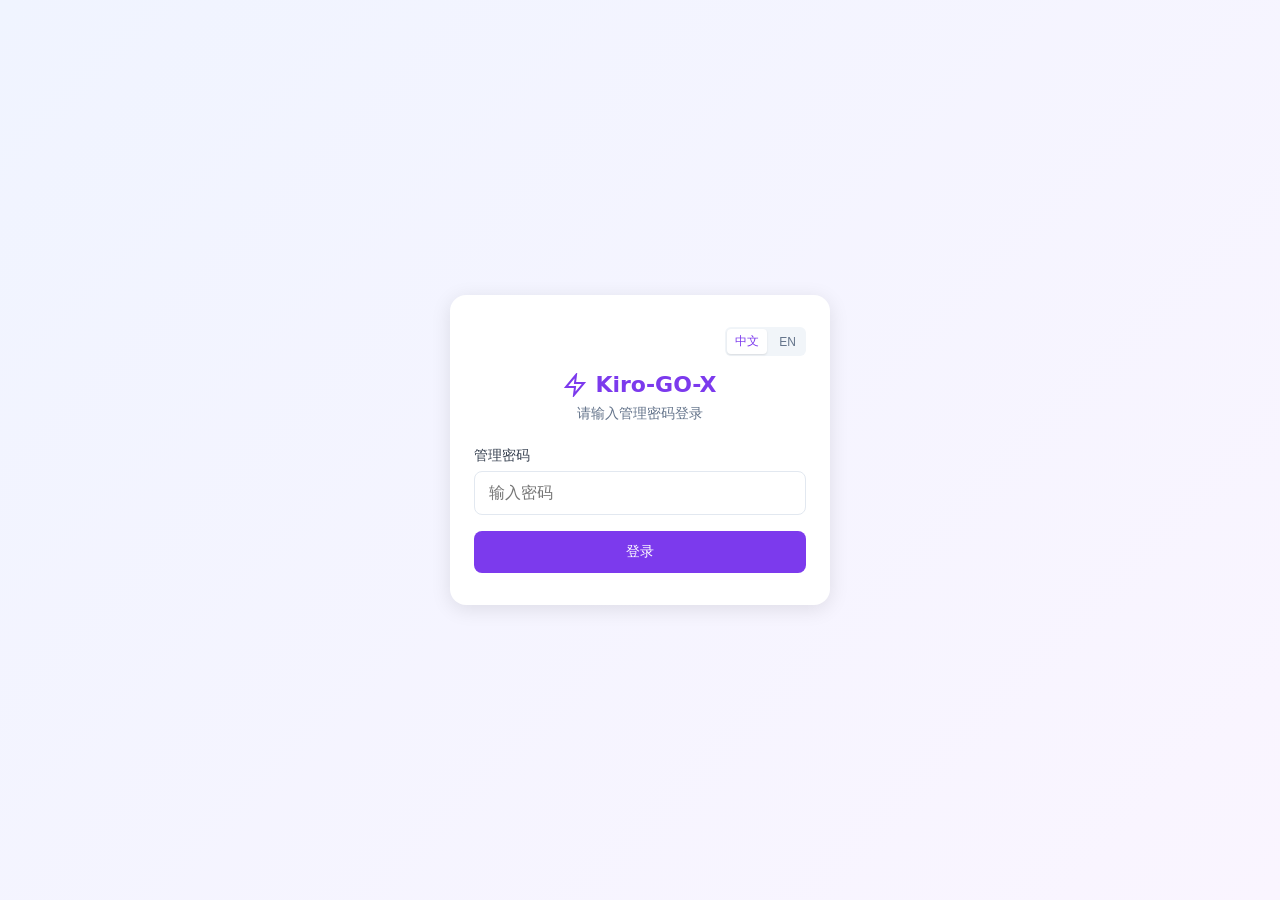
<file: web/index-legacy.html>
<!DOCTYPE html>
<html lang="zh">

<head>
    <meta charset="UTF-8">
    <meta name="viewport" content="width=device-width, initial-scale=1.0, maximum-scale=1.0, user-scalable=no">
    <title>Kiro-GO-X</title>
    <style>
        * {
            box-sizing: border-box;
            margin: 0;
            padding: 0;
        }

        body {
            font-family: system-ui, -apple-system, sans-serif;
            background: #f8fafc;
            color: #1e293b;
            min-height: 100vh;
            -webkit-tap-highlight-color: transparent;
        }

        .container {
            max-width: 1100px;
            margin: 0 auto;
            padding: 16px;
        }

        .login-wrapper {
            min-height: 100vh;
            display: flex;
            align-items: center;
            justify-content: center;
            background: linear-gradient(135deg, #f0f4ff 0%, #faf5ff 100%);
            padding: 16px;
        }

        .login-box {
            background: #fff;
            padding: 32px 24px;
            border-radius: 16px;
            box-shadow: 0 4px 20px rgba(0, 0, 0, 0.1);
            width: 100%;
            max-width: 380px;
        }

        .login-box h1 {
            text-align: center;
            color: #7c3aed;
            margin-bottom: 8px;
            font-size: 22px;
            justify-content: center;
        }

        .login-box p {
            text-align: center;
            color: #64748b;
            margin-bottom: 24px;
            font-size: 14px;
        }

        .form-group {
            margin-bottom: 16px;
        }

        label {
            display: block;
            margin-bottom: 6px;
            color: #374151;
            font-size: 14px;
            font-weight: 500;
        }

        input[type="text"],
        input[type="password"],
        input[type="number"],
        select,
        textarea {
            width: 100%;
            padding: 12px 14px;
            border: 1px solid #e2e8f0;
            border-radius: 8px;
            font-size: 16px;
            background: #fff;
            color: #1e293b;
            -webkit-appearance: none;
        }

        input:focus,
        textarea:focus {
            outline: none;
            border-color: #7c3aed;
            box-shadow: 0 0 0 3px rgba(124, 58, 237, 0.1);
        }

        textarea {
            resize: vertical;
            min-height: 100px;
            font-family: monospace;
            font-size: 14px;
        }

        .btn {
            padding: 12px 18px;
            border: none;
            border-radius: 8px;
            cursor: pointer;
            font-size: 14px;
            font-weight: 500;
            transition: all 0.2s;
            touch-action: manipulation;
        }

        .btn-primary {
            background: #7c3aed;
            color: white;
        }

        .btn-primary:hover,
        .btn-primary:active {
            background: #6d28d9;
        }

        .btn-danger {
            background: #ef4444;
            color: white;
        }

        .btn-secondary {
            background: #f1f5f9;
            color: #374151;
        }

        .btn-success {
            background: #10B981;
            color: white;
        }

        .btn-sm {
            padding: 8px 12px;
            font-size: 13px;
        }

        .card {
            background: #fff;
            border-radius: 12px;
            padding: 16px;
            margin-bottom: 16px;
            box-shadow: 0 1px 3px rgba(0, 0, 0, 0.1);
        }

        .card-header {
            display: flex;
            justify-content: space-between;
            align-items: center;
            margin-bottom: 16px;
            padding-bottom: 12px;
            border-bottom: 1px solid #e2e8f0;
            flex-wrap: wrap;
            gap: 12px;
        }

        .card-title {
            font-size: 16px;
            font-weight: 600;
        }

        .card-actions {
            display: flex;
            gap: 8px;
            flex-wrap: wrap;
        }

        .stats-grid {
            display: grid;
            grid-template-columns: repeat(3, 1fr);
            gap: 10px;
            margin-bottom: 20px;
        }

        .stat-card {
            background: #fff;
            border-radius: 10px;
            padding: 12px 8px;
            text-align: center;
            box-shadow: 0 1px 3px rgba(0, 0, 0, 0.1);
        }

        .stat-value {
            font-size: 20px;
            font-weight: 700;
            color: #7c3aed;
        }

        .stat-label {
            font-size: 11px;
            color: #64748b;
            margin-top: 2px;
        }

        .badge {
            display: inline-block;
            padding: 3px 8px;
            border-radius: 4px;
            font-size: 11px;
            font-weight: 500;
            white-space: nowrap;
        }

        .badge-success {
            background: #dcfce7;
            color: #16a34a;
        }

        .badge-warning {
            background: #fef3c7;
            color: #d97706;
        }

        .badge-error {
            background: #fee2e2;
            color: #dc2626;
        }

        .badge-info {
            background: #ede9fe;
            color: #7c3aed;
        }

        .badge-pro {
            background: #3b82f6;
            color: white;
        }

        .badge-proplus {
            background: #8b5cf6;
            color: white;
        }

        .badge-power {
            background: #f59e0b;
            color: white;
        }

        .badge-free {
            background: #6b7280;
            color: white;
        }

        .badge-trial {
            background: #10b981;
            color: white;
        }

        .badge-banned {
            background: #dc2626;
            color: white;
        }

        .badge-suspended {
            background: #f59e0b;
            color: white;
        }

        .modal {
            display: none;
            position: fixed;
            top: 0;
            left: 0;
            width: 100%;
            height: 100%;
            background: rgba(0, 0, 0, 0.5);
            z-index: 1000;
            padding: 16px;
            overflow-y: auto;
        }

        .modal.active {
            display: flex;
            align-items: flex-start;
            justify-content: center;
            padding-top: 5vh;
        }

        .modal-content {
            background: #fff;
            border-radius: 12px;
            padding: 20px;
            width: 100%;
            max-width: 600px;
            margin-bottom: 20px;
        }

        .modal-header {
            display: flex;
            justify-content: space-between;
            align-items: center;
            margin-bottom: 20px;
        }

        .modal-title {
            font-size: 18px;
            font-weight: 600;
        }

        .modal-close {
            background: none;
            border: none;
            font-size: 28px;
            cursor: pointer;
            color: #64748b;
            padding: 0 8px;
        }

        .modal-footer {
            margin-top: 20px;
            display: flex;
            gap: 10px;
            justify-content: flex-end;
        }

        .switch {
            position: relative;
            display: inline-block;
            width: 44px;
            height: 24px;
            flex-shrink: 0;
        }

        .switch input {
            opacity: 0;
            width: 0;
            height: 0;
            position: absolute;
        }

        .slider {
            position: absolute;
            cursor: pointer;
            top: 0;
            left: 0;
            right: 0;
            bottom: 0;
            background: #cbd5e1;
            border-radius: 24px;
            transition: 0.3s;
        }

        .slider:before {
            position: absolute;
            content: "";
            height: 18px;
            width: 18px;
            left: 3px;
            bottom: 3px;
            background: white;
            border-radius: 50%;
            transition: 0.3s;
        }

        input:checked+.slider {
            background: #7c3aed;
        }

        input:checked+.slider:before {
            transform: translateX(20px);
        }

        .tabs {
            display: flex;
            gap: 4px;
            margin-bottom: 16px;
            background: #f1f5f9;
            padding: 4px;
            border-radius: 10px;
            overflow-x: auto;
            -webkit-overflow-scrolling: touch;
        }

        .tab {
            padding: 10px 16px;
            border-radius: 8px;
            cursor: pointer;
            color: #64748b;
            font-weight: 500;
            font-size: 14px;
            white-space: nowrap;
            flex-shrink: 0;
        }

        .tab:hover {
            color: #374151;
        }

        .tab.active {
            background: #fff;
            color: #7c3aed;
            box-shadow: 0 1px 3px rgba(0, 0, 0, 0.1);
        }

        .hidden {
            display: none !important;
        }

        .message {
            padding: 12px 16px;
            border-radius: 8px;
            margin-bottom: 12px;
            font-size: 14px;
        }

        .message-error {
            background: #fee2e2;
            color: #dc2626;
        }

        .endpoint {
            background: #f8fafc;
            padding: 12px;
            border-radius: 8px;
            font-family: monospace;
            font-size: 12px;
            margin-bottom: 10px;
            display: flex;
            justify-content: space-between;
            align-items: center;
            gap: 10px;
            word-break: break-all;
        }

        .endpoint span {
            flex: 1;
        }

        .header {
            display: flex;
            align-items: center;
            justify-content: space-between;
            margin-bottom: 16px;
            gap: 12px;
        }

        .header h1 {
            font-size: 18px;
            color: #7c3aed;
        }

        .account-card {
            background: #fff;
            border-radius: 12px;
            padding: 14px;
            margin-bottom: 12px;
            box-shadow: 0 1px 3px rgba(0, 0, 0, 0.1);
            border-left: 4px solid #7c3aed;
        }

        .account-header {
            display: flex;
            justify-content: space-between;
            align-items: flex-start;
            margin-bottom: 10px;
            gap: 10px;
        }

        .account-info {
            flex: 1;
            min-width: 0;
        }

        .account-email {
            font-weight: 600;
            font-size: 14px;
            color: #1e293b;
            word-break: break-all;
        }

        .account-meta {
            display: flex;
            gap: 6px;
            flex-wrap: wrap;
            margin-top: 6px;
        }

        .account-usage {
            margin: 10px 0;
        }

        .usage-bar {
            height: 6px;
            background: #e2e8f0;
            border-radius: 3px;
            overflow: hidden;
        }

        .usage-fill {
            height: 100%;
            background: #7c3aed;
            border-radius: 3px;
            transition: width 0.3s;
        }

        .usage-fill.high {
            background: #f59e0b;
        }

        .usage-fill.critical {
            background: #ef4444;
        }

        .usage-text {
            display: flex;
            justify-content: space-between;
            font-size: 11px;
            color: #64748b;
            margin-top: 4px;
        }

        .usage-label {
            font-size: 12px;
            color: #64748b;
            margin-bottom: 4px;
            font-weight: 500;
        }

        .account-usage+.account-usage {
            margin-top: 8px;
        }

        .badge-trial {
            background: #10b981;
            color: white;
        }

        .account-stats {
            display: grid;
            grid-template-columns: repeat(5, 1fr);
            gap: 6px;
            margin-top: 10px;
            padding-top: 10px;
            border-top: 1px solid #e2e8f0;
        }

        .account-stat {
            text-align: center;
        }

        .account-stat-value {
            font-weight: 600;
            font-size: 13px;
        }

        .account-stat-label {
            font-size: 10px;
            color: #64748b;
        }

        .account-actions {
            display: flex;
            gap: 6px;
            flex-shrink: 0;
            flex-wrap: wrap;
        }

        .detail-section {
            margin-bottom: 20px;
        }

        .detail-section h4 {
            font-size: 13px;
            color: #64748b;
            margin-bottom: 10px;
            text-transform: uppercase;
            letter-spacing: 0.5px;
        }

        .detail-grid {
            display: grid;
            grid-template-columns: 1fr;
            gap: 10px;
        }

        .detail-item {
            background: #f8fafc;
            padding: 10px 12px;
            border-radius: 8px;
        }

        .detail-label {
            font-size: 11px;
            color: #64748b;
            margin-bottom: 2px;
        }

        .detail-value {
            font-size: 13px;
            font-weight: 500;
            word-break: break-all;
        }

        .model-list {
            display: grid;
            gap: 8px;
            max-height: 250px;
            overflow-y: auto;
        }

        .model-item {
            background: #f8fafc;
            padding: 14px 16px;
            border-radius: 8px;
            margin-bottom: 10px;
            transition: background 0.2s ease;
        }

        .model-item:last-child {
            margin-bottom: 0;
        }

        .model-item:hover {
            background: #f1f5f9;
        }

        .model-name {
            font-weight: 600;
            font-size: 14px;
            color: #0f172a;
            line-height: 1.4;
        }

        .model-credit {
            font-size: 13px;
            margin-top: 4px;
        }

        .credit-ratio {
            color: #7c3aed;
            font-weight: 600;
        }

        .model-info {
            font-size: 12px;
            color: #64748b;
            margin-top: 6px;
            line-height: 1.5;
        }

        .btn-icon {
            display: inline-flex;
            align-items: center;
            justify-content: center;
            width: 36px;
            height: 36px;
            padding: 0;
        }

        .btn-icon svg {
            width: 18px;
            height: 18px;
        }

        .loading {
            opacity: 0.6;
            pointer-events: none;
        }

        .logo {
            display: flex;
            align-items: center;
            gap: 8px;
        }

        .logo svg {
            width: 24px;
            height: 24px;
            color: #7c3aed;
        }

        .machine-id-row {
            display: flex;
            gap: 8px;
            align-items: stretch;
            flex-wrap: wrap;
        }

        .machine-id-row input {
            flex: 1;
            min-width: 200px;
            font-family: monospace;
            font-size: 11px;
        }

        .machine-id-row .btn {
            flex-shrink: 0;
        }

        .lang-switch {
            display: flex;
            gap: 4px;
            background: #f1f5f9;
            padding: 2px;
            border-radius: 6px;
        }

        .lang-btn {
            padding: 4px 8px;
            border: none;
            background: transparent;
            cursor: pointer;
            font-size: 12px;
            border-radius: 4px;
            color: #64748b;
        }

        .lang-btn.active {
            background: #fff;
            color: #7c3aed;
            box-shadow: 0 1px 2px rgba(0, 0, 0, 0.1);
        }

        .header-right {
            display: flex;
            align-items: center;
            gap: 10px;
        }

        @media (max-width: 640px) {
            .container {
                padding: 12px;
            }

            .stats-grid {
                grid-template-columns: repeat(3, 1fr);
                gap: 8px;
            }

            .stat-card {
                padding: 10px 6px;
            }

            .stat-value {
                font-size: 18px;
            }

            .stat-label {
                font-size: 10px;
            }

            .card {
                padding: 14px;
            }

            .card-header {
                flex-direction: column;
                align-items: flex-start;
            }

            .card-actions {
                width: 100%;
            }

            .card-actions .btn {
                flex: 1;
                text-align: center;
            }

            .account-header {
                flex-direction: column;
            }

            .account-actions {
                width: 100%;
                justify-content: flex-start;
            }

            .account-actions .btn {
                padding: 8px 10px;
                font-size: 12px;
            }

            .account-stats {
                grid-template-columns: repeat(2, 1fr);
            }

            .detail-grid {
                grid-template-columns: 1fr;
            }

            .tabs {
                gap: 2px;
            }

            .tab {
                padding: 10px 12px;
                font-size: 13px;
            }

            .modal-content {
                padding: 16px;
            }

            .endpoint {
                flex-direction: column;
                align-items: stretch;
            }

            .endpoint .btn {
                width: 100%;
            }

            .machine-id-row {
                flex-direction: column;
            }

            .machine-id-row input {
                min-width: 100%;
            }

            .machine-id-row .btn {
                width: 100%;
            }
        }

        @media (min-width: 641px) {
            .detail-grid {
                grid-template-columns: repeat(2, 1fr);
            }
        }

        /* 隐私模式开关样式 */
        .privacy-toggle {
            white-space: nowrap;
        }

        @media (max-width: 640px) {
            .privacy-toggle {
                order: -1;
                width: 100%;
                justify-content: space-between;
                padding: 8px 0;
                border-bottom: 1px solid #e2e8f0;
                margin-bottom: 8px;
            }

            .privacy-toggle span {
                font-size: 14px;
            }
        }
    </style>
</head>

<body>
    <div id="loginPage" class="login-wrapper">
        <div class="login-box">
            <div style="display:flex;justify-content:flex-end;margin-bottom:16px">
                <div class="lang-switch">
                    <button class="lang-btn" data-lang="zh" onclick="setLang('zh')">中文</button>
                    <button class="lang-btn" data-lang="en" onclick="setLang('en')">EN</button>
                </div>
            </div>
            <h1 class="logo"><svg viewBox="0 0 24 24" fill="none" stroke="currentColor" stroke-width="2">
                    <path d="M13 2L3 14h9l-1 8 10-12h-9l1-8z" />
                </svg>Kiro-GO-X</h1>
            <p data-i18n="login.subtitle"></p>
            <div class="form-group">
                <label data-i18n="login.password"></label>
                <input type="password" id="pwdField" data-i18n-placeholder="login.passwordPlaceholder"
                    autocomplete="off">
            </div>
            <button type="button" class="btn btn-primary" style="width:100%" onclick="login()"
                data-i18n="login.submit"></button>
            <div id="loginError" class="message message-error hidden" style="margin-top:12px"></div>
        </div>
    </div>
    <div id="mainPage" class="container hidden">
        <div class="header">
            <h1 class="logo"><svg viewBox="0 0 24 24" fill="none" stroke="currentColor" stroke-width="2">
                    <path d="M13 2L3 14h9l-1 8 10-12h-9l1-8z" />
                </svg>Kiro-GO-X</h1>
            <div class="header-right">
                <div class="lang-switch">
                    <button class="lang-btn" data-lang="zh" onclick="setLang('zh')">中文</button>
                    <button class="lang-btn" data-lang="en" onclick="setLang('en')">EN</button>
                </div>
                <span class="badge badge-success" id="statusBadge" data-i18n="status.running"></span>
                <span class="badge badge-info" id="versionBadge" style="cursor:pointer" onclick="checkUpdate(true)"></span>
                <button class="btn btn-sm btn-danger" onclick="logout()" data-i18n="common.logout" style="padding:4px 12px;font-size:12px"></button>
            </div>
        </div>
        <div class="stats-grid">
            <div class="stat-card">
                <div class="stat-value" id="statAccounts">0</div>
                <div class="stat-label" data-i18n="stats.accounts"></div>
            </div>
            <div class="stat-card">
                <div class="stat-value" id="statRequests">0</div>
                <div class="stat-label" data-i18n="stats.requests"></div>
            </div>
            <div class="stat-card">
                <div class="stat-value" id="statSuccess">0</div>
                <div class="stat-label" data-i18n="stats.success"></div>
            </div>
            <div class="stat-card">
                <div class="stat-value" id="statFailed">0</div>
                <div class="stat-label" data-i18n="stats.failed"></div>
            </div>
            <div class="stat-card">
                <div class="stat-value" id="statTokens">0</div>
                <div class="stat-label">Tokens</div>
            </div>
            <div class="stat-card">
                <div class="stat-value" id="statCredits">0</div>
                <div class="stat-label">Credits</div>
            </div>
        </div>
        <div class="tabs">
            <div class="tab active" data-tab="accounts" data-i18n="tabs.accounts"></div>
            <div class="tab" data-tab="settings" data-i18n="tabs.settings"></div>
            <div class="tab" data-tab="api" data-i18n="tabs.api"></div>
        </div>
        <div id="tabAccounts" class="tab-content">
            <div class="card">
                <div class="card-header">
                    <span class="card-title" data-i18n="accounts.title"></span>
                    <div class="card-actions">
                        <div class="privacy-toggle" style="display:flex;align-items:center;gap:8px;cursor:pointer;user-select:none">
                            <span style="font-size:13px;color:#374151;font-weight:500" data-i18n="privacy.label"></span>
                            <label class="switch" style="margin:0">
                                <input type="checkbox" id="privacyModeToggle" checked onchange="togglePrivacyMode()">
                                <span class="slider"></span>
                            </label>
                        </div>
                        <button class="btn btn-secondary btn-sm" onclick="showExportModal()" data-i18n="accounts.export"></button>
                        <button class="btn btn-secondary btn-sm" onclick="refreshAllModels()" data-i18n="models.refreshAll"></button>
                        <button class="btn btn-primary btn-sm" onclick="showModal('add')" data-i18n="accounts.add"></button>
                    </div>
                </div>
                <div id="accountsToolbar" style="display:flex;gap:8px;align-items:center;padding:0 20px 12px">
                    <label style="display:flex;align-items:center;gap:4px;cursor:pointer;user-select:none;flex-shrink:0"><input type="checkbox" id="selectAllCheckbox" onchange="toggleSelectAll(this.checked)" style="width:15px;height:15px;cursor:pointer"> <span style="font-size:13px;color:#374151" data-i18n="batch.selectAll"></span></label>
                    <div style="height:16px;width:1px;background:#e2e8f0;flex-shrink:0"></div>
                    <div id="batchBar" style="display:none;align-items:center;gap:6px;flex-shrink:0">
                        <span id="batchCount" style="font-size:12px;color:#7c3aed;font-weight:600;white-space:nowrap"></span>
                        <button class="btn btn-sm btn-primary" onclick="batchAction('enable')" style="padding:3px 10px;font-size:12px" data-i18n="batch.enable"></button>
                        <button class="btn btn-sm btn-secondary" onclick="batchAction('disable')" style="padding:3px 10px;font-size:12px" data-i18n="batch.disable"></button>
                        <button class="btn btn-sm btn-secondary" onclick="batchAction('refresh')" style="padding:3px 10px;font-size:12px" data-i18n="batch.refresh"></button>
                        <button class="btn btn-sm btn-secondary" onclick="batchRefreshModels()" style="padding:3px 10px;font-size:12px" data-i18n="batch.refreshModels"></button>
                        <div style="height:16px;width:1px;background:#e2e8f0;flex-shrink:0"></div>
                    </div>
                    <div style="display:flex;gap:6px;align-items:center;margin-left:auto;flex-shrink:0">
                        <input type="text" id="filterSearch" oninput="onFilterChange()" style="width:260px;padding:8px 12px;border:1px solid #e2e8f0;border-radius:6px;font-size:14px;outline:none" data-i18n-placeholder="filter.search">
                        <select id="filterStatusSelect" onchange="onFilterChange()" style="padding:4px 6px;border:1px solid #e2e8f0;border-radius:6px;font-size:12px;background:#fff;cursor:pointer">
                            <option value="all" data-i18n="filter.all"></option>
                            <option value="enabled" data-i18n="filter.enabled"></option>
                            <option value="disabled" data-i18n="filter.disabled"></option>
                            <option value="banned" data-i18n="filter.banned"></option>
                        </select>
                    </div>
                </div>
                <div id="accountsList"></div>
            </div>
        </div>
        <div id="tabSettings" class="tab-content hidden">
            <div class="card">
                <div class="card-header"><span class="card-title" data-i18n="settings.apiSettings"></span></div>
                <div class="form-group">
                    <label style="display:flex;align-items:center;gap:10px">
                        <label class="switch"><input type="checkbox" id="requireApiKey"><span
                                class="slider"></span></label>
                        <span data-i18n="settings.enableApiKey"></span>
                    </label>
                </div>
                <div class="form-group"><label>API Key</label><div style="display:flex;gap:8px;align-items:stretch"><input type="text" id="apiKeyInput" style="flex:1"
                        data-i18n-placeholder="settings.apiKeyPlaceholder"><button class="btn btn-sm btn-secondary" onclick="generateApiKey()" data-i18n="settings.generateApiKey"></button></div></div>
                <button class="btn btn-primary" onclick="saveSettings()" data-i18n="common.save"></button>
            </div>
            <div class="card">
                <div class="card-header"><span class="card-title" data-i18n="settings.usageSettings"></span></div>
                <div class="form-group">
                    <label style="display:flex;align-items:center;gap:10px">
                        <label class="switch"><input type="checkbox" id="allowOverUsage"><span
                                class="slider"></span></label>
                        <span data-i18n="settings.allowOverUsage"></span>
                    </label>
                    <small style="color:#64748b;font-size:12px;margin-top:4px;display:block"
                        data-i18n="settings.allowOverUsageHint"></small>
                </div>
                <button class="btn btn-primary" onclick="saveOverUsageConfig()" data-i18n="common.save"></button>
            </div>
            <div class="card">
                <div class="card-header"><span class="card-title" data-i18n="settings.thinkingSettings"></span></div>
                <div class="form-group">
                    <label data-i18n="settings.thinkingSuffix"></label>
                    <input type="text" id="thinkingSuffix" placeholder="-thinking">
                    <small style="color:#64748b;font-size:12px;margin-top:4px;display:block"
                        data-i18n="settings.thinkingSuffixHint"></small>
                </div>
                <div class="form-group">
                    <label data-i18n="settings.openaiFormat"></label>
                    <select id="openaiThinkingFormat">
                        <option value="reasoning_content">reasoning_content (DeepSeek)</option>
                        <option value="thinking">&lt;thinking&gt; (Claude)</option>
                        <option value="think">&lt;think&gt; (OpenAI)</option>
                    </select>
                </div>
                <div class="form-group">
                    <label data-i18n="settings.claudeFormat"></label>
                    <select id="claudeThinkingFormat">
                        <option value="thinking">&lt;thinking&gt; (Claude)</option>
                        <option value="think">&lt;think&gt; (OpenAI)</option>
                        <option value="reasoning_content" data-i18n="settings.noTag"></option>
                    </select>
                </div>
                <button class="btn btn-primary" onclick="saveThinkingConfig()"
                    data-i18n="settings.saveThinking"></button>
            </div>
            <div class="card">
                <div class="card-header"><span class="card-title" data-i18n="settings.endpointSettings"></span></div>
                <div class="form-group">
                    <label data-i18n="settings.preferredEndpoint"></label>
                    <select id="preferredEndpoint">
                        <option value="auto" data-i18n="settings.endpointAuto"></option>
                        <option value="kiro">Kiro IDE</option>
                        <option value="codewhisperer">CodeWhisperer</option>
                        <option value="amazonq">AmazonQ</option>
                    </select>
                    <small style="color:#64748b;font-size:12px;margin-top:4px;display:block"
                        data-i18n="settings.endpointHint"></small>
                </div>
                <div class="form-group">
                    <label style="display:flex;align-items:center;gap:8px;cursor:pointer">
                        <input type="checkbox" id="endpointFallback" checked>
                        <span data-i18n="settings.endpointFallback"></span>
                    </label>
                    <small style="color:#64748b;font-size:12px;margin-top:4px;display:block"
                        data-i18n="settings.endpointFallbackHint"></small>
                </div>
                <button class="btn btn-primary" onclick="saveEndpointConfig()"
                    data-i18n="settings.saveEndpoint"></button>
            </div>
            <div class="card">
                <div class="card-header"><span class="card-title" data-i18n="settings.adminPassword"></span></div>
                <div class="form-group"><label data-i18n="settings.newPassword"></label><input type="password"
                        id="newPassword" data-i18n-placeholder="settings.newPasswordPlaceholder"></div>
                <button class="btn btn-primary" onclick="changePassword()" data-i18n="settings.changePassword"></button>
            </div>
            <div class="card">
                <div class="card-header"><span class="card-title" data-i18n="settings.proxySettings"></span></div>
                <div class="form-group">
                    <label data-i18n="settings.proxyType"></label>
                    <select id="proxyType" onchange="onProxyTypeChange()">
                        <option value="none" data-i18n="settings.proxyNone"></option>
                        <option value="socks5">SOCKS5</option>
                        <option value="http">HTTP</option>
                    </select>
                </div>
                <div id="proxyFields" style="display:none">
                    <div class="form-group">
                        <label data-i18n="settings.proxyHost"></label>
                        <div style="display:flex;gap:8px;align-items:stretch">
                            <input type="text" id="proxyHost" style="flex:1" placeholder="127.0.0.1">
                            <input type="number" id="proxyPort" style="width:90px" placeholder="1080" min="1" max="65535">
                        </div>
                    </div>
                    <div class="form-group">
                        <label data-i18n="settings.proxyAuth"></label>
                        <div style="display:flex;gap:8px">
                            <input type="text" id="proxyUsername" style="flex:1" data-i18n-placeholder="settings.proxyUsername" autocomplete="off">
                            <input type="password" id="proxyPassword" style="flex:1" data-i18n-placeholder="settings.proxyPassword" autocomplete="new-password">
                        </div>
                    </div>
                </div>
                <button class="btn btn-primary" onclick="saveProxyConfig()" data-i18n="settings.saveProxy"></button>
            </div>
            <div class="card">
                <div class="card-header"><span class="card-title" data-i18n="settings.promptFilter"></span></div>
                <div class="form-group">
                    <label style="font-weight:600;margin-bottom:12px;display:block" data-i18n="settings.builtinFilters"></label>
                    <div style="display:flex;flex-direction:column;gap:12px">
                        <div>
                            <label style="display:flex;align-items:center;gap:10px">
                                <label class="switch"><input type="checkbox" id="filterClaudeCode"><span class="slider"></span></label>
                                <span data-i18n="settings.filterClaudeCode"></span>
                            </label>
                            <small style="color:#64748b;font-size:12px;margin-top:4px;display:block;margin-left:54px" data-i18n="settings.filterClaudeCodeHint"></small>
                        </div>
                        <div>
                            <label style="display:flex;align-items:center;gap:10px">
                                <label class="switch"><input type="checkbox" id="filterEnvNoise"><span class="slider"></span></label>
                                <span data-i18n="settings.filterEnvNoise"></span>
                            </label>
                            <small style="color:#64748b;font-size:12px;margin-top:4px;display:block;margin-left:54px" data-i18n="settings.filterEnvNoiseHint"></small>
                        </div>
                        <div>
                            <label style="display:flex;align-items:center;gap:10px">
                                <label class="switch"><input type="checkbox" id="filterStripBoundaries"><span class="slider"></span></label>
                                <span data-i18n="settings.filterStripBoundaries"></span>
                            </label>
                            <small style="color:#64748b;font-size:12px;margin-top:4px;display:block;margin-left:54px" data-i18n="settings.filterStripBoundariesHint"></small>
                        </div>
                    </div>
                </div>
                <div class="form-group" style="margin-top:16px">
                    <label style="font-weight:600;margin-bottom:8px;display:block" data-i18n="settings.customRules"></label>
                    <div id="promptFilterRules" style="margin-bottom:8px"></div>
                    <div style="display:flex;gap:8px;flex-wrap:wrap">
                        <button class="btn btn-sm btn-secondary" onclick="addPromptRule('regex')" data-i18n="promptFilter.addRegex"></button>
                        <button class="btn btn-sm btn-secondary" onclick="addPromptRule('lines-containing')" data-i18n="promptFilter.addContains"></button>
                    </div>
                </div>
                <button class="btn btn-primary" onclick="savePromptFilter()" data-i18n="settings.savePromptFilter"></button>
            </div>
            <div class="card">
                <div class="card-header"><span class="card-title" data-i18n="settings.statistics"></span></div>
                <button class="btn btn-danger" onclick="resetStats()" data-i18n="settings.resetStats"></button>
            </div>
        </div>
        <div id="tabApi" class="tab-content hidden">
            <div class="card">
                <div class="card-header"><span class="card-title" data-i18n="api.endpoints"></span></div>
                <p style="margin-bottom:10px;font-weight:500;font-size:14px">Claude API</p>
                <div class="endpoint"><span id="claudeEndpoint"></span><button class="btn btn-sm btn-secondary"
                        onclick="copy('claudeEndpoint')" data-i18n="common.copy"></button></div>
                <p style="margin:14px 0 10px;font-weight:500;font-size:14px">OpenAI API</p>
                <div class="endpoint"><span id="openaiEndpoint"></span><button class="btn btn-sm btn-secondary"
                        onclick="copy('openaiEndpoint')" data-i18n="common.copy"></button></div>
                <p style="margin:14px 0 10px;font-weight:500;font-size:14px" data-i18n="api.modelList"></p>
                <div class="endpoint"><span id="modelsEndpoint"></span><button class="btn btn-sm btn-secondary"
                        onclick="copy('modelsEndpoint')" data-i18n="common.copy"></button></div>
                <p style="margin:14px 0 10px;font-weight:500;font-size:14px" data-i18n="api.stats"></p>
                <div class="endpoint"><span id="statsEndpoint"></span><button class="btn btn-sm btn-secondary"
                        onclick="copy('statsEndpoint')" data-i18n="common.copy"></button></div>
                <p style="font-size:12px;color:#64748b;margin-top:4px" data-i18n="api.statsHint"></p>
            </div>
        </div>
    </div>
    <div id="addModal" class="modal">
        <div class="modal-content">
            <div class="modal-header"><span class="modal-title" id="modalTitle"></span><button class="modal-close"
                    onclick="closeModal()">&times;</button></div>
            <div id="modalBody"></div>
        </div>
    </div>
    <div id="detailModal" class="modal">
        <div class="modal-content">
            <div class="modal-header"><span class="modal-title" data-i18n="detail.title"></span><button
                    class="modal-close" onclick="closeDetailModal()">&times;</button></div>
            <div id="detailBody"></div>
        </div>
    </div>
    <div id="exportModal" class="modal">
        <div class="modal-content">
            <div class="modal-header"><span class="modal-title" data-i18n="export.title"></span><button
                    class="modal-close" onclick="closeExportModal()">&times;</button></div>
            <div id="exportBody"></div>
        </div>
    </div>
    <div id="updateModal" class="modal">
        <div class="modal-content">
            <div class="modal-header"><span class="modal-title" data-i18n="update.title"></span><button
                    class="modal-close" onclick="closeUpdateModal()">&times;</button></div>
            <div id="updateBody"></div>
        </div>
    </div>
    <script>
        const i18n = {
            zh: {
                'login.subtitle': '请输入管理密码登录',
                'login.password': '管理密码',
                'login.passwordPlaceholder': '输入密码',
                'login.submit': '登录',
                'login.error': '密码错误',
                'login.connectError': '连接失败',
                'status.running': '运行中',
                'stats.accounts': '账号',
                'stats.requests': '请求',
                'stats.success': '成功',
                'stats.failed': '失败',
                'tabs.accounts': '账号',
                'tabs.settings': '设置',
                'tabs.api': 'API',
                'accounts.title': '账号列表',
                'accounts.add': '添加账号',
                'accounts.empty': '暂无账号',
                'accounts.refresh': '刷新',
                'accounts.detail': '详情',
                'accounts.enable': '启用',
                'accounts.disable': '禁用',
                'accounts.delete': '删除',
                'accounts.requests': '请求',
                'accounts.tokens': 'Tokens',
                'accounts.credits': 'Credits',
                'accounts.expiry': '到期',
                'accounts.noToken': '无Token',
                'accounts.expired': '已过期',
                'accounts.disabled': '已禁用',
                'accounts.normal': '正常',
                'accounts.enabled': '已启用',
                'accounts.banned': '已封禁',
                'accounts.suspended': '已暂停',
                'accounts.refreshFailed': '刷新失败',
                'accounts.confirmDelete': '确定删除？',
                'accounts.mainQuota': '主配额',
                'accounts.trialQuota': '试用配额',
                'accounts.trial': '试用中',
                'accounts.trialExpired': '已过期',
                'accounts.trialToday': '今天到期',
                'accounts.copyJSON': '复制 JSON',
                'accounts.copyJSONSuccess': 'JSON 已复制到剪贴板',
                'accounts.trialDays': '天后到期',
                'accounts.overage': '超额调用',
                'time.expired': '已过期',
                'time.minutes': '分钟',
                'time.hours': '小时',
                'time.days': '天',
                'settings.apiSettings': 'API 设置',
                'settings.enableApiKey': '启用 API Key 验证',
                'settings.apiKeyPlaceholder': '留空则不验证',
                'settings.generateApiKey': '随机生成',
                'settings.usageSettings': '用量控制',
                'settings.allowOverUsage': '允许超额使用',
                'settings.allowOverUsageHint': '开启后，即使账号额度用尽也会继续使用该账号处理请求，不再因余额不足而报错',
                'settings.overUsageSaved': '超额使用设置已保存',
                'settings.thinkingSettings': 'Thinking 模式设置',
                'settings.thinkingSuffix': '触发后缀',
                'settings.thinkingSuffixHint': '模型名称加此后缀即启用思考模式，如 claude-sonnet-4.5-thinking',
                'settings.openaiFormat': 'OpenAI API 输出格式',
                'settings.claudeFormat': 'Claude API 输出格式',
                'settings.noTag': '直接输出 (无标签)',
                'settings.saveThinking': '保存 Thinking 设置',
                'settings.thinkingSaved': 'Thinking 设置已保存',
                'settings.endpointSettings': 'Kiro 端点设置',
                'settings.preferredEndpoint': '首选端点',
                'settings.endpointAuto': '自动选择',
                'settings.endpointHint': '选择首选端点，自动选择模式下会根据可用性自动选择端点',
                'settings.endpointFallback': '端点不可用时自动切换',
                'settings.endpointFallbackHint': '关闭后，仅使用选定的端点，不会自动切换到其他端点',
                'settings.saveEndpoint': '保存端点设置',
                'settings.endpointSaved': '端点设置已保存',
                'settings.adminPassword': '管理密码',
                'settings.newPassword': '新密码',
                'settings.newPasswordPlaceholder': '输入新密码',
                'settings.changePassword': '修改密码',
                'settings.passwordRequired': '请输入新密码',
                'settings.passwordChanged': '密码已修改',
                'settings.statistics': '统计',
                'settings.resetStats': '重置统计',
                'settings.confirmReset': '确定重置统计？',
                'settings.proxySettings': '出站代理设置',
                'settings.proxyType': '代理类型',
                'settings.proxyNone': '直连（不使用代理）',
                'settings.proxyHost': '地址 / 端口',
                'settings.proxyAuth': '认证（可选）',
                'settings.proxyUsername': '用户名',
                'settings.proxyPassword': '密码',
                'settings.proxyHostRequired': '请填写代理地址和端口',
                'settings.saveProxy': '保存代理设置',
                'settings.proxySaved': '代理设置已保存',
                'settings.promptFilter': 'System Prompt 过滤',
                'settings.builtinFilters': '内置过滤器',
                'settings.filterClaudeCode': '替换 Claude Code CLI 系统提示',
                'settings.filterClaudeCodeHint': '检测到 Claude Code 内置系统提示时，替换为精简的后端提示词，避免泄露大量 CLI 指令到请求体。',
                'settings.filterEnvNoise': '过滤环境噪音行',
                'settings.filterEnvNoiseHint': '移除系统提示中注入的环境变量、Git 状态、最近提交等噪音内容。',
                'settings.filterStripBoundaries': '移除边界标记',
                'settings.filterStripBoundariesHint': '移除 --- SYSTEM PROMPT --- / --- END SYSTEM PROMPT --- 等边界标记行。',
                'settings.savePromptFilter': '保存过滤设置',
                'settings.promptFilterSaved': '过滤设置已保存',
                'settings.customRules': '自定义过滤规则',
                'api.endpoints': 'API 端点',
                'api.modelList': '模型列表',
                'api.stats': '统计数据',
                'api.statsHint': '需要在请求头中携带 API Key 鉴权（Authorization: Bearer sk-xxx），未启用 API Key 验证时无需鉴权',
                'detail.title': '账号详情',
                'detail.basicInfo': '基本信息',
                'detail.email': '邮箱',
                'detail.userId': '用户ID',
                'detail.authMethod': '认证方式',
                'detail.region': 'Region',
                'detail.machineId': '机器码',
                'detail.generate': '生成',
                'detail.subscription': '订阅信息',
                'detail.subscriptionType': '订阅类型',
                'detail.tokenExpiry': 'Token到期',
                'detail.usage': '用量',
                'detail.mainQuota': '主配额',
                'detail.trialQuota': '试用配额',
                'detail.trialStatus': '试用状态',
                'detail.trialExpiry': '试用到期',
                'detail.resetDate': '重置日期',
                'detail.statistics': '统计',
                'detail.requestCount': '请求数',
                'detail.errorCount': '错误数',
                'detail.totalTokens': '总Tokens',
                'detail.totalCredits': '总Credits',
                'detail.models': '可用模型',
                'detail.loadModels': '加载',
                'detail.refreshModelCache': '刷新路由缓存',
                'detail.loading': '加载中...',
                'detail.noModels': '无可用模型',
                'detail.loadFailed': '加载失败',
                'detail.machineIdError': '机器码格式错误',
                'detail.saved': '已保存',
                'detail.saveFailed': '保存失败',
                'detail.generateFailed': '生成失败',
                'modal.addAccount': '添加账号',
                'modal.builderIdTitle': 'AWS Builder ID',
                'modal.builderIdDesc': '通过 AWS Builder ID 授权登录添加个人账号',
                'modal.iamTitle': 'IAM Identity Center (企业 SSO) 登录',
                'modal.iamDesc': '通过 IAM Identity Center (企业 SSO) 授权添加企业账号',
                'modal.ssoTitle': 'SSO Token',
                'modal.ssoDesc': '通过浏览器 x-amz-sso_authn Token 添加账号',
                'modal.localTitle': 'Kiro 本地缓存',
                'modal.localDesc': '通过 Kiro IDE 本地缓存文件添加账号',
                'modal.credentialsTitle': '凭证 JSON',
                'modal.credentialsDesc': '通过 Kiro Account Manager 导出的凭证添加账号',
                'modal.cookieTitle': 'Kiro 网页 Cookie',
                'modal.cookieDesc': '通过从 Kiro 网页 Cookie 中获取的 RefreshToken 添加账号',
                'cookie.howToGet': '如何获取 RefreshToken？',
                'cookie.step1': '打开浏览器，访问并登录',
                'cookie.step2': '在页面空白处右键 → 检查 → Application → Cookies → https://app.kiro.dev',
                'cookie.step3': '在列表中找到 <b>RefreshToken</b>，双击其 Value 列并复制',
                'cookie.refreshToken': 'RefreshToken',
                'cookie.provider': '登录方式',
                'cookie.github': 'GitHub',
                'cookie.google': 'Google',
                'cookie.refreshTokenPlaceholder': '粘贴 RefreshToken Cookie 的值',
                'cookie.refreshTokenMissing': '请填写 RefreshToken',
                'cookie.importSuccess': '账号添加成功',
                'cookie.link': 'https://app.kiro.dev/account/usage',
                'builderid.startLogin': '开始登录',
                'builderid.verifyCode': '请在浏览器中输入上方验证码',
                'builderid.verifyUrl': '验证链接',
                'builderid.open': '打开',
                'builderid.waiting': '等待授权中...',
                'builderid.success': '登录成功',
                'iam.startUrl': 'Start URL',
                'iam.loginUrl': '登录链接',
                'iam.completeLogin': '请在浏览器中完成登录，然后粘贴回调 URL',
                'iam.callbackUrl': '回调 URL',
                'iam.complete': '完成登录',
                'sso.howToGet': '如何获取 Token?',
                'sso.step1': '在浏览器中访问并登录',
                'sso.step2': '按 F12 打开开发者工具 → Application → Cookies',
                'sso.step3': '找到并复制',
                'sso.tokenLabel': 'x-amz-sso_authn',
                'sso.tokenHint': '*支持批量导入，每行一个 Token',
                'sso.tokenPlaceholder': '粘贴 x-amz-sso_authn 值',
                'sso.importSuccess': '成功添加 {0} 个账号',
                'sso.importPartial': '，{0} 个失败',
                'local.fileLocation': '文件位置',
                'local.loginChannel': '登录渠道',
                'local.tokenFile': 'kiro-auth-token.json',
                'local.tokenRequired': '*必填',
                'local.clientFile': '{hash}.json',
                'local.clientRequired': '*IdC 登录必填',
                'local.pasteOrUpload': '粘贴文件内容或上传文件',
                'local.upload': '上传',
                'local.tokenMissing': '请提供 kiro-auth-token.json 内容',
                'local.tokenInvalid': 'kiro-auth-token.json 格式错误',
                'local.refreshTokenMissing': '缺少 refreshToken',
                'local.clientMissing': 'IdC 登录需要提供 {hash}.json 内容',
                'local.clientInvalid': '{hash}.json 格式错误',
                'local.clientSecretMissing': '缺少 clientId 或 clientSecret',
                'local.importSuccess': '导入成功',
                'credentials.label': '凭证 JSON',
                'credentials.authMethod': '认证方式',
                'credentials.authHint': '*影响 Token 刷新方式',
                'credentials.social': 'Social (AWS Builder ID / Google / GitHub)',
                'credentials.idc': 'IAM Identity Center (企业 SSO)',
                'credentials.jsonError': 'JSON 格式错误',
                'credentials.batchHint': '支持单个对象、JSON 数组或 Kiro Account Manager 导出格式批量导入。必填: refreshToken。可选: provider (BuilderId/Enterprise/Github/Google), clientId, clientSecret',
                'common.save': '保存设置',
                'common.saved': '保存',
                'common.copy': '复制',
                'common.copied': '已复制',
                'common.cancel': '取消',
                'common.back': '返回',
                'common.add': '添加',
                'common.failed': '失败',
                'common.saveFailed': '保存失败',
                'common.logout': '退出登录',
                'accounts.export': '导出',
                'models.refreshAll': '刷新模型缓存',
                'models.confirmRefreshAll': '确定为所有已启用账号刷新模型缓存？',
                'models.refreshAllDone': '模型缓存刷新完成，共缓存 {0} 个模型',
                'export.title': '导出账号',
                'export.selectAll': '全选',
                'export.deselectAll': '取消全选',
                'export.selected': '已选 {0} 个',
                'export.downloadJson': '下载 JSON',
                'export.showJson': '显示 JSON',
                'export.copyJson': '复制 JSON',
                'export.copied': '已复制到剪贴板',
                'export.noSelection': '请至少选择一个账号',
                'update.title': '版本更新',
                'update.current': '当前版本',
                'update.latest': '最新版本',
                'update.newVersion': '发现新版本',
                'update.upToDate': '已是最新版本',
                'update.checkFailed': '检查更新失败',
                'update.goDownload': '前往下载',
                'update.changelog': '更新内容',
                'privacy.label': '隐私模式',
                'privacy.tooltip': '开启后邮箱将脱敏显示',
                'batch.enable': '批量启用',
                'batch.disable': '批量禁用',
                'batch.refresh': '批量刷新',
                'batch.refreshModels': '批量刷新模型',
                'batch.selected': '已选 {0} 个',
                'batch.selectAll': '全选',
                'batch.confirmEnable': '确定批量启用 {0} 个账号？',
                'batch.confirmDisable': '确定批量禁用 {0} 个账号？',
                'batch.confirmRefresh': '确定批量刷新 {0} 个账号？',
                'batch.refreshResult': '刷新完成：成功 {0}，失败 {1}',
                'batch.confirmRefreshModels': '确定为已选 {0} 个账号刷新模型缓存？',
                'batch.refreshModelsResult': '模型缓存刷新完成：成功 {0}，失败 {1}',
                'batch.done': '操作完成',
                'filter.search': '搜索邮箱/昵称...',
                'filter.all': '全部',
                'filter.enabled': '已启用',
                'filter.disabled': '已禁用',
                'filter.banned': '已封禁',
                'accounts.weight': '权重',
                'detail.weight': '请求权重',
                'detail.weightHint': '0-1=普通, 2+=高优先级',
                'detail.overage': '超额调用设置',
                'detail.allowOverage': '配额耗尽后继续调用',
                'detail.overageHint': '超额后调用频率权重（1~10），值越大频率越高',
                'detail.proxyURL': '独立代理',
                'detail.proxyHint': '留空则使用全局代理，格式: socks5://host:port 或 http://host:port',
                'detail.proxySaved': '代理已保存',
                'accounts.test': '测试',
                'accounts.testing': '测试中...',
                'accounts.testSuccess': '测试成功',
                'accounts.testFailed': '测试失败',
                'accounts.selectModel': '选择测试模型',
                'detail.save': '保存',
                'detail.overageWeight': '超额调用权重',
                'accounts.testLog.title': '测试日志',
                'accounts.testLog.clear': '清空',
                'accounts.testLog.hide': '隐藏',
                'accounts.testLog.globalProxy': '全局代理',
                'accounts.testLog.start': '开始测试 {0} | 模型: {1} | 代理: {2}',
                'accounts.testLog.success': '✓ {0} 成功 ({1}s) 回复: {2}',
                'accounts.testLog.failed': '✗ {0} 失败 ({1}s): {2}',
                'accounts.testLog.error': '✗ {0} 异常: {1}',
                'promptFilter.noRules': '暂无自定义规则',
                'promptFilter.unnamed': '未命名',
                'promptFilter.typeRegex': '正则替换',
                'promptFilter.typeContains': '行级过滤',
                'promptFilter.match': '匹配',
                'promptFilter.replace': '替换为（留空则删除）',
                'promptFilter.emptyRemove': '留空则删除匹配内容',
                'promptFilter.addRegex': '+ 正则替换规则',
                'promptFilter.addContains': '+ 行级过滤规则'
            },
            en: {
                'login.subtitle': 'Enter admin password to login',
                'login.password': 'Admin Password',
                'login.passwordPlaceholder': 'Enter password',
                'login.submit': 'Login',
                'login.error': 'Wrong password',
                'login.connectError': 'Connection failed',
                'status.running': 'Running',
                'stats.accounts': 'Accounts',
                'stats.requests': 'Requests',
                'stats.success': 'Success',
                'stats.failed': 'Failed',
                'tabs.accounts': 'Accounts',
                'tabs.settings': 'Settings',
                'tabs.api': 'API',
                'accounts.title': 'Account List',
                'accounts.add': 'Add Account',
                'accounts.empty': 'No accounts',
                'accounts.refresh': 'Refresh',
                'accounts.detail': 'Details',
                'accounts.enable': 'Enable',
                'accounts.disable': 'Disable',
                'accounts.delete': 'Delete',
                'accounts.requests': 'Requests',
                'accounts.tokens': 'Tokens',
                'accounts.credits': 'Credits',
                'accounts.expiry': 'Expiry',
                'accounts.noToken': 'No Token',
                'accounts.expired': 'Expired',
                'accounts.disabled': 'Disabled',
                'accounts.normal': 'Active',
                'accounts.enabled': 'Enabled',
                'accounts.banned': 'Banned',
                'accounts.suspended': 'Suspended',
                'accounts.refreshFailed': 'Refresh failed',
                'accounts.confirmDelete': 'Confirm delete?',
                'accounts.copyJSON': 'Copy JSON',
                'accounts.copyJSONSuccess': 'JSON copied to clipboard',
                'accounts.overage': 'Overage',
                'time.expired': 'Expired',
                'time.minutes': 'min',
                'time.hours': 'hr',
                'time.days': 'd',
                'settings.apiSettings': 'API Settings',
                'settings.enableApiKey': 'Enable API Key Verification',
                'settings.apiKeyPlaceholder': 'Leave empty to disable',
                'settings.generateApiKey': 'Generate',
                'settings.usageSettings': 'Usage Control',
                'settings.allowOverUsage': 'Allow Over-Usage',
                'settings.allowOverUsageHint': 'When enabled, accounts will continue to serve requests even after their quota is exhausted',
                'settings.overUsageSaved': 'Over-usage settings saved',
                'settings.thinkingSettings': 'Thinking Mode Settings',
                'settings.thinkingSuffix': 'Trigger Suffix',
                'settings.thinkingSuffixHint': 'Add this suffix to model name to enable thinking mode, e.g. claude-sonnet-4.5-thinking',
                'settings.openaiFormat': 'OpenAI API Output Format',
                'settings.claudeFormat': 'Claude API Output Format',
                'settings.noTag': 'Direct output (no tag)',
                'settings.saveThinking': 'Save Thinking Settings',
                'settings.thinkingSaved': 'Thinking settings saved',
                'settings.endpointSettings': 'Kiro Endpoint Settings',
                'settings.preferredEndpoint': 'Preferred Endpoint',
                'settings.endpointAuto': 'Auto',
                'settings.endpointHint': 'Select preferred endpoint. In auto-select mode, the endpoint is automatically selected based on availability.',
                'settings.endpointFallback': 'Fallback to other endpoints',
                'settings.endpointFallbackHint': 'When disabled, only the selected endpoint is used without automatic fallback',
                'settings.saveEndpoint': 'Save Endpoint Settings',
                'settings.endpointSaved': 'Endpoint settings saved',
                'settings.adminPassword': 'Admin Password',
                'settings.newPassword': 'New Password',
                'settings.newPasswordPlaceholder': 'Enter new password',
                'settings.changePassword': 'Change Password',
                'settings.passwordRequired': 'Please enter new password',
                'settings.passwordChanged': 'Password changed',
                'settings.statistics': 'Statistics',
                'settings.resetStats': 'Reset Statistics',
                'settings.confirmReset': 'Confirm reset statistics?',
                'settings.proxySettings': 'Outbound Proxy Settings',
                'settings.proxyType': 'Proxy Type',
                'settings.proxyNone': 'Direct (no proxy)',
                'settings.proxyHost': 'Host / Port',
                'settings.proxyAuth': 'Authentication (optional)',
                'settings.proxyUsername': 'Username',
                'settings.proxyPassword': 'Password',
                'settings.proxyHostRequired': 'Please enter proxy host and port',
                'settings.saveProxy': 'Save Proxy Settings',
                'settings.proxySaved': 'Proxy settings saved',
                'settings.promptFilter': 'System Prompt Filter',
                'settings.builtinFilters': 'Built-in Filters',
                'settings.filterClaudeCode': 'Replace Claude Code CLI system prompts',
                'settings.filterClaudeCodeHint': 'Detects Claude Code built-in system prompts and replaces them with a compact backend prompt.',
                'settings.filterEnvNoise': 'Strip environment noise lines',
                'settings.filterEnvNoiseHint': 'Removes injected env vars, git status, recent commits and similar noise from system prompts.',
                'settings.filterStripBoundaries': 'Remove boundary markers',
                'settings.filterStripBoundariesHint': 'Strips --- SYSTEM PROMPT --- / --- END SYSTEM PROMPT --- marker lines.',
                'settings.savePromptFilter': 'Save Filter Settings',
                'settings.promptFilterSaved': 'Filter settings saved',
                'settings.customRules': 'Custom Filter Rules',
                'api.endpoints': 'API Endpoints',
                'api.modelList': 'Model List',
                'api.stats': 'Statistics',
                'api.statsHint': 'Requires API Key in header (Authorization: Bearer sk-xxx). No auth needed if API Key verification is disabled.',
                'detail.title': 'Account Details',
                'detail.basicInfo': 'Basic Info',
                'detail.email': 'Email',
                'detail.userId': 'User ID',
                'detail.authMethod': 'Auth Method',
                'detail.region': 'Region',
                'detail.machineId': 'Machine ID',
                'detail.generate': 'Generate',
                'detail.subscription': 'Subscription',
                'detail.subscriptionType': 'Type',
                'detail.tokenExpiry': 'Token Expiry',
                'detail.usage': 'Usage',
                'detail.resetDate': 'Reset Date',
                'detail.statistics': 'Statistics',
                'detail.requestCount': 'Requests',
                'detail.errorCount': 'Errors',
                'detail.totalTokens': 'Total Tokens',
                'detail.totalCredits': 'Total Credits',
                'detail.models': 'Available Models',
                'detail.loadModels': 'Load',
                'detail.refreshModelCache': 'Refresh Route Cache',
                'detail.loading': 'Loading...',
                'detail.noModels': 'No models available',
                'detail.loadFailed': 'Load failed',
                'detail.machineIdError': 'Invalid machine ID format',
                'detail.saved': 'Saved',
                'detail.saveFailed': 'Save failed',
                'detail.generateFailed': 'Generate failed',
                'modal.addAccount': 'Add Account',
                'modal.builderIdTitle': 'AWS Builder ID',
                'modal.builderIdDesc': 'Add personal account via AWS Builder ID authorization',
                'modal.iamTitle': 'IAM Identity Center (Enterprise SSO)',
                'modal.iamDesc': 'Add enterprise account via IAM Identity Center SSO',
                'modal.ssoTitle': 'SSO Token',
                'modal.ssoDesc': 'Add account via browser x-amz-sso_authn token',
                'modal.localTitle': 'Kiro Local Cache',
                'modal.localDesc': 'Add account via Kiro IDE local cache files',
                'modal.credentialsTitle': 'Credentials JSON',
                'modal.credentialsDesc': 'Add account via Kiro Account Manager exported credentials',
                'modal.cookieTitle': 'Kiro Web Cookie',
                'modal.cookieDesc': 'Add account via RefreshToken obtained from Kiro Web Cookie',
                'cookie.howToGet': 'How to get the RefreshToken?',
                'cookie.step1': 'Open your browser and sign in at',
                'cookie.step2': 'Right-click on blank area → Inspect → Application → Cookies → https://app.kiro.dev',
                'cookie.step3': 'Find <b>RefreshToken</b> in the list, double-click its Value and copy it',
                'cookie.refreshToken': 'RefreshToken',
                'cookie.provider': 'Login Provider',
                'cookie.github': 'GitHub',
                'cookie.google': 'Google',
                'cookie.refreshTokenPlaceholder': 'Paste the RefreshToken cookie value here',
                'cookie.refreshTokenMissing': 'RefreshToken is required',
                'cookie.importSuccess': 'Account added successfully',
                'cookie.link': 'https://app.kiro.dev/account/usage',
                'builderid.startLogin': 'Start Login',
                'builderid.verifyCode': 'Enter the code above in your browser',
                'builderid.verifyUrl': 'Verification URL',
                'builderid.open': 'Open',
                'builderid.waiting': 'Waiting for authorization...',
                'builderid.success': 'Login successful',
                'iam.startUrl': 'Start URL',
                'iam.loginUrl': 'Login URL',
                'iam.completeLogin': 'Complete login in browser, then paste callback URL',
                'iam.callbackUrl': 'Callback URL',
                'iam.complete': 'Complete Login',
                'sso.howToGet': 'How to get Token?',
                'sso.step1': 'Visit and login to',
                'sso.step2': 'Press F12 to open DevTools → Application → Cookies',
                'sso.step3': 'Find and copy',
                'sso.tokenLabel': 'x-amz-sso_authn',
                'sso.tokenHint': '*Supports batch import, one token per line',
                'sso.tokenPlaceholder': 'Paste x-amz-sso_authn value',
                'sso.importSuccess': 'Successfully added {0} accounts',
                'sso.importPartial': ', {0} failed',
                'local.fileLocation': 'File Location',
                'local.loginChannel': 'Login Channel',
                'local.tokenFile': 'kiro-auth-token.json',
                'local.tokenRequired': '*Required',
                'local.clientFile': '{hash}.json',
                'local.clientRequired': '*Required for IdC login',
                'local.pasteOrUpload': 'Paste content or upload file',
                'local.upload': 'Upload',
                'local.tokenMissing': 'Please provide kiro-auth-token.json content',
                'local.tokenInvalid': 'Invalid kiro-auth-token.json format',
                'local.refreshTokenMissing': 'Missing refreshToken',
                'local.clientMissing': 'IdC login requires {hash}.json content',
                'local.clientInvalid': 'Invalid {hash}.json format',
                'local.clientSecretMissing': 'Missing clientId or clientSecret',
                'local.importSuccess': 'Import successful',
                'credentials.label': 'Credentials JSON',
                'credentials.authMethod': 'Auth Method',
                'credentials.authHint': '*Affects token refresh method',
                'credentials.social': 'Social (AWS Builder ID / Google / GitHub)',
                'credentials.idc': 'IAM Identity Center (Enterprise SSO)',
                'credentials.jsonError': 'Invalid JSON format',
                'credentials.batchHint': 'Supports single object, JSON array, or Kiro Account Manager export format. Required: refreshToken. Optional: provider (BuilderId/Enterprise/Github/Google), clientId, clientSecret',
                'common.save': 'Save Settings',
                'common.saved': 'Saved',
                'common.copy': 'Copy',
                'common.copied': 'Copied',
                'common.cancel': 'Cancel',
                'common.back': 'Back',
                'common.add': 'Add',
                'common.failed': 'Failed',
                'common.saveFailed': 'Save failed',
                'common.logout': 'Logout',
                'accounts.export': 'Export',
                'models.refreshAll': 'Refresh Model Cache',
                'models.confirmRefreshAll': 'Refresh model cache for all enabled accounts?',
                'models.refreshAllDone': 'Model cache refreshed, {0} models cached',
                'export.title': 'Export Accounts',
                'export.selectAll': 'Select All',
                'export.deselectAll': 'Deselect All',
                'export.selected': '{0} selected',
                'export.downloadJson': 'Download JSON',
                'export.showJson': 'Show JSON',
                'export.copyJson': 'Copy JSON',
                'export.copied': 'Copied to clipboard',
                'export.noSelection': 'Please select at least one account',
                'update.title': 'Version Update',
                'update.current': 'Current',
                'update.latest': 'Latest',
                'update.newVersion': 'New version available',
                'update.upToDate': 'Up to date',
                'update.checkFailed': 'Update check failed',
                'update.goDownload': 'Download',
                'update.changelog': 'Changelog',
                'privacy.label': 'Privacy Mode',
                'privacy.tooltip': 'Mask email addresses when enabled',
                'batch.enable': 'Batch Enable',
                'batch.disable': 'Batch Disable',
                'batch.refresh': 'Batch Refresh',
                'batch.refreshModels': 'Batch Refresh Models',
                'batch.selected': '{0} selected',
                'batch.selectAll': 'Select All',
                'batch.confirmEnable': 'Enable {0} accounts?',
                'batch.confirmDisable': 'Disable {0} accounts?',
                'batch.confirmRefresh': 'Refresh {0} accounts?',
                'batch.refreshResult': 'Refresh done: {0} success, {1} failed',
                'batch.confirmRefreshModels': 'Refresh model cache for {0} selected accounts?',
                'batch.refreshModelsResult': 'Model cache refresh done: {0} success, {1} failed',
                'batch.done': 'Done',
                'filter.search': 'Search email/nickname...',
                'filter.all': 'All',
                'filter.enabled': 'Enabled',
                'filter.disabled': 'Disabled',
                'filter.banned': 'Banned',
                'accounts.weight': 'Weight',
                'detail.weight': 'Request Weight',
                'detail.weightHint': '0-1=normal, 2+=higher priority',
                'detail.overage': 'Overage Settings',
                'detail.allowOverage': 'Continue calling after quota is exhausted',
                'detail.overageHint': 'Call frequency weight when over quota (1–10); higher = more frequent',
                'detail.proxyURL': 'Account Proxy',
                'detail.proxyHint': 'Leave empty to use global proxy. Format: socks5://host:port or http://host:port',
                'detail.proxySaved': 'Proxy saved',
                'accounts.test': 'Test',
                'accounts.testing': 'Testing...',
                'accounts.testSuccess': 'Test OK',
                'accounts.testFailed': 'Test Failed',
                'accounts.selectModel': 'Select Test Model',
                'detail.save': 'Save',
                'detail.overageWeight': 'Overage Weight',
                'accounts.testLog.title': 'Test Log',
                'accounts.testLog.clear': 'Clear',
                'accounts.testLog.hide': 'Hide',
                'accounts.testLog.globalProxy': 'Global Proxy',
                'accounts.testLog.start': 'Testing {0} | Model: {1} | Proxy: {2}',
                'accounts.testLog.success': '✓ {0} OK ({1}s) Reply: {2}',
                'accounts.testLog.failed': '✗ {0} Failed ({1}s): {2}',
                'accounts.testLog.error': '✗ {0} Error: {1}',
                'promptFilter.noRules': 'No custom rules yet',
                'promptFilter.unnamed': 'Unnamed',
                'promptFilter.typeRegex': 'Regex Replace',
                'promptFilter.typeContains': 'Line Filter',
                'promptFilter.match': 'Match',
                'promptFilter.replace': 'Replace with (empty = remove)',
                'promptFilter.emptyRemove': 'empty removes matched content',
                'promptFilter.addRegex': '+ Regex Replace Rule',
                'promptFilter.addContains': '+ Line Filter Rule'
            }
        };
        let currentLang = localStorage.getItem('kiro_lang') || 'zh';
        function t(key, ...args) {
            let text = i18n[currentLang][key] || i18n['zh'][key] || key;
            args.forEach((arg, idx) => { text = text.replace('{' + idx + '}', arg); });
            return text;
        }
        function setLang(lang) {
            currentLang = lang;
            localStorage.setItem('kiro_lang', lang);
            document.documentElement.lang = lang;
            updateLangButtons();
            applyTranslations();
            renderAccounts();
        }
        function updateLangButtons() {
            document.querySelectorAll('.lang-btn').forEach(btn => {
                btn.classList.toggle('active', btn.dataset.lang === currentLang);
            });
        }
        function applyTranslations() {
            document.querySelectorAll('[data-i18n]').forEach(el => {
                el.textContent = t(el.dataset.i18n);
            });
            document.querySelectorAll('[data-i18n-placeholder]').forEach(el => {
                el.placeholder = t(el.dataset.i18nPlaceholder);
            });
        }

        let password = localStorage.getItem('admin_password') || '';
        const baseUrl = location.origin;
        let accountsData = [];
        let selectedAccounts = new Set();
        let filterKeyword = '';
        let filterStatus = 'all';

        // 隐私模式状态管理
        let privacyModeEnabled = true;

        // 初始化隐私模式
        function initPrivacyMode() {
            try {
                const saved = localStorage.getItem('privacyMode');
                privacyModeEnabled = saved === null ? true : saved === 'true';
                const toggle = document.getElementById('privacyModeToggle');
                if (toggle) toggle.checked = privacyModeEnabled;
            } catch (e) {
                console.warn('localStorage not available:', e);
            }
        }

        // 切换隐私模式
        function togglePrivacyMode() {
            const toggle = document.getElementById('privacyModeToggle');
            privacyModeEnabled = toggle.checked;
            try {
                localStorage.setItem('privacyMode', privacyModeEnabled);
            } catch (e) {
                console.warn('localStorage not available:', e);
            }
            renderAccounts();
        }

        // 邮箱脱敏函数
        function maskEmail(email) {
            if (!privacyModeEnabled || !email || email.indexOf('@') === -1) {
                return email;
            }

            const [localPart, domain] = email.split('@');

            // 本地部分脱敏：保留前 2 个字符
            const maskedLocal = localPart.length <= 2
                ? localPart
                : localPart.substring(0, 2) + '***';

            // 域名部分脱敏
            const domainParts = domain.split('.');
            if (domainParts.length >= 2) {
                const tld = domainParts[domainParts.length - 1]; // 顶级域名
                const sld = domainParts[domainParts.length - 2]; // 二级域名
                const maskedSld = sld.length <= 2
                    ? sld
                    : sld.substring(0, 2) + '***';

                // 子域名脱敏
                const subdomains = domainParts.slice(0, -2).map(sub =>
                    sub.length <= 2 ? sub : sub.substring(0, 2) + '***'
                );

                return maskedLocal + '@' + [...subdomains, maskedSld, tld].join('.');
            }

            return maskedLocal + '@' + domain;
        }

        // 统一获取显示用邮箱
        function getDisplayEmail(email, accountId) {
            const raw = email || (accountId ? accountId.substring(0, 12) + '...' : '-');
            return maskEmail(raw);
        }

        document.addEventListener('DOMContentLoaded', function () {
            updateLangButtons();
            applyTranslations();
            initPrivacyMode();
            if (password) tryAutoLogin();
            document.getElementById('pwdField').addEventListener('keypress', e => { if (e.key === 'Enter') login(); });
            document.querySelectorAll('.tab').forEach(tab => { tab.onclick = () => switchTab(tab.dataset.tab); });
        });
        async function tryAutoLogin() {
            // 72h 过期检查
            const loginTime = parseInt(localStorage.getItem('admin_login_time') || '0');
            if (loginTime && Date.now() - loginTime > 72 * 3600 * 1000) {
                localStorage.removeItem('admin_password');
                localStorage.removeItem('admin_login_time');
                password = '';
                return;
            }
            try {
                const res = await fetch('/admin/api/status', { headers: { 'X-Admin-Password': password } });
                if (res.ok) { showMain(); loadData(); }
            } catch (e) { }
        }
        async function login() {
            password = document.getElementById('pwdField').value;
            try {
                const res = await fetch('/admin/api/status', { headers: { 'X-Admin-Password': password } });
                if (res.ok) {
                    localStorage.setItem('admin_password', password);
                    localStorage.setItem('admin_login_time', Date.now().toString());
                    showMain(); loadData();
                } else {
                    document.getElementById('loginError').textContent = t('login.error');
                    document.getElementById('loginError').classList.remove('hidden');
                }
            } catch (e) {
                document.getElementById('loginError').textContent = t('login.connectError');
                document.getElementById('loginError').classList.remove('hidden');
            }
        }
        function logout() {
            localStorage.removeItem('admin_password');
            localStorage.removeItem('admin_login_time');
            location.reload();
        }
        function showMain() {
            document.getElementById('loginPage').classList.add('hidden');
            document.getElementById('mainPage').classList.remove('hidden');
        }
        async function loadData() {
            await Promise.all([loadStats(), loadAccounts(), loadSettings(), loadVersion()]);
            document.getElementById('claudeEndpoint').textContent = baseUrl + '/v1/messages';
            document.getElementById('openaiEndpoint').textContent = baseUrl + '/v1/chat/completions';
            document.getElementById('modelsEndpoint').textContent = baseUrl + '/v1/models';
            document.getElementById('statsEndpoint').textContent = baseUrl + '/v1/stats';
            // 自动检查更新
            setTimeout(() => checkUpdate(false), 2000);
        }
        async function loadStats() {
            const res = await fetch('/admin/api/status', { headers: { 'X-Admin-Password': password } });
            const d = await res.json();
            document.getElementById('statAccounts').textContent = d.accounts || 0;
            document.getElementById('statRequests').textContent = d.totalRequests || 0;
            document.getElementById('statSuccess').textContent = d.successRequests || 0;
            document.getElementById('statFailed').textContent = d.failedRequests || 0;
            document.getElementById('statTokens').textContent = formatNum(d.totalTokens || 0);
            document.getElementById('statCredits').textContent = (d.totalCredits || 0).toFixed(1);
        }
        async function loadAccounts() {
            const res = await fetch('/admin/api/accounts', { headers: { 'X-Admin-Password': password } });
            accountsData = await res.json();
            renderAccounts();
        }
        function getFilteredAccounts() {
            return accountsData.filter(a => {
                if (filterStatus === 'enabled' && !a.enabled) return false;
                if (filterStatus === 'disabled' && (a.enabled || (a.banStatus && a.banStatus !== 'ACTIVE'))) return false;
                if (filterStatus === 'banned' && (!a.banStatus || a.banStatus === 'ACTIVE')) return false;
                if (filterKeyword) {
                    const kw = filterKeyword.toLowerCase();
                    const email = (a.email || '').toLowerCase();
                    if (!email.includes(kw)) return false;
                }
                return true;
            });
        }
        function onFilterChange() {
            filterKeyword = document.getElementById('filterSearch').value;
            filterStatus = document.getElementById('filterStatusSelect').value;
            renderAccounts();
        }
        function toggleSelectAll(checked) {
            const filtered = getFilteredAccounts();
            if (checked) {
                filtered.forEach(a => selectedAccounts.add(a.id));
            } else {
                selectedAccounts.clear();
            }
            renderAccounts();
            updateBatchBar();
        }
        function toggleSelectAccount(id) {
            if (selectedAccounts.has(id)) {
                selectedAccounts.delete(id);
            } else {
                selectedAccounts.add(id);
            }
            updateBatchBar();
            const cb = document.getElementById('selectAllCheckbox');
            if (cb) {
                const filtered = getFilteredAccounts();
                cb.checked = filtered.length > 0 && filtered.every(a => selectedAccounts.has(a.id));
            }
        }
        function updateBatchBar() {
            const bar = document.getElementById('batchBar');
            const count = selectedAccounts.size;
            if (count > 0) {
                bar.style.display = 'flex';
                document.getElementById('batchCount').textContent = t('batch.selected', count);
            } else {
                bar.style.display = 'none';
            }
        }
        async function batchAction(action) {
            const ids = Array.from(selectedAccounts);
            if (ids.length === 0) return;
            const confirmKey = 'batch.confirm' + action.charAt(0).toUpperCase() + action.slice(1);
            if (!confirm(t(confirmKey, ids.length))) return;
            try {
                const res = await fetch('/admin/api/accounts/batch', {
                    method: 'POST',
                    headers: { 'Content-Type': 'application/json', 'X-Admin-Password': password },
                    body: JSON.stringify({ ids, action })
                });
                const d = await res.json();
                if (action === 'refresh' && d.success) {
                    alert(t('batch.refreshResult', d.refreshed, d.failed));
                }
                selectedAccounts.clear();
                updateBatchBar();
                loadAccounts();
                loadStats();
            } catch (e) {
                alert(t('common.failed'));
            }
        }
        async function batchRefreshModels() {
            const ids = Array.from(selectedAccounts);
            if (ids.length === 0) return;
            if (!confirm(t('batch.confirmRefreshModels', ids.length))) return;
            let success = 0, fail = 0;
            for (const id of ids) {
                try {
                    const res = await fetch('/admin/api/accounts/' + id + '/models/refresh', {
                        method: 'POST', headers: { 'X-Admin-Password': password }
                    });
                    const d = await res.json();
                    if (d.success) success++; else fail++;
                } catch { fail++; }
            }
            alert(t('batch.refreshModelsResult', success, fail));
            selectedAccounts.clear();
            updateBatchBar();
            loadAccounts();
        }
        async function refreshAllModels() {
            if (!confirm(t('models.confirmRefreshAll'))) return;
            try {
                const res = await fetch('/admin/api/accounts/models/refresh', {
                    method: 'POST', headers: { 'X-Admin-Password': password }
                });
                const d = await res.json();
                alert(t('models.refreshAllDone', d.refreshed || 0));
            } catch (e) {
                alert(t('common.failed'));
            }
        }
        async function refreshAccountModels(id) {
            try {
                const res = await fetch('/admin/api/accounts/' + id + '/models/refresh', {
                    method: 'POST', headers: { 'X-Admin-Password': password }
                });
                const d = await res.json();
                if (d.success) {
                    alert(t('detail.refreshModelCache') + ' OK (' + (d.count || 0) + ' models)');
                } else {
                    alert(t('common.failed') + ': ' + (d.error || ''));
                }
            } catch (e) {
                alert(t('common.failed'));
            }
        }
        function renderAccounts() {
            const container = document.getElementById('accountsList');
            if (!container) return;
            const filtered = getFilteredAccounts();
            if (filtered.length === 0) {
                container.innerHTML = '<p style="text-align:center;color:#64748b;padding:30px">' + t('accounts.empty') + '</p>';
                return;
            }
            container.innerHTML = filtered.map(a => {
                const usagePercent = (a.usagePercent || 0) * 100;
                const usageClass = usagePercent > 90 ? 'critical' : usagePercent > 70 ? 'high' : '';
                const trialUsagePercent = (a.trialUsagePercent || 0) * 100;
                const trialUsageClass = trialUsagePercent > 90 ? 'critical' : trialUsagePercent > 70 ? 'high' : '';
                const isSelected = selectedAccounts.has(a.id);
                const weightVal = a.weight || 0;
                const weightBadge = weightVal >= 2 ? '<span class="badge" style="background:#f59e0b;color:#fff">W:' + weightVal + '</span>' : '';
                const overageBadge = a.allowOverage ? '<span class="badge badge-warning">' + t('accounts.overage') + ':' + (a.overageWeight || 1) + '</span>' : '';
                return '<div class="account-card" style="' + (isSelected ? 'border-color:#7c3aed;background:#faf5ff' : '') + '">' +
                    '<div class="account-header">' +
                    '<div class="account-info" style="display:flex;align-items:center;gap:8px">' +
                    '<input type="checkbox" ' + (isSelected ? 'checked' : '') + ' onchange="toggleSelectAccount(\'' + a.id + '\')" style="cursor:pointer;width:16px;height:16px;flex-shrink:0">' +
                    '<div>' +
                    '<div class="account-email">' + getDisplayEmail(a.email, a.id) + '</div>' +
                    '<div class="account-meta">' +
                    getSubBadge(a.subscriptionType) +
                    getTrialBadge(a) +
                    weightBadge +
                    overageBadge +
                    '<span class="badge badge-info">' + formatAuthMethod(a.provider || a.authMethod) + '</span>' +
                    getStatusBadge(a) +
                    '</div>' +
                    '</div>' +
                    '</div>' +
                    '<div class="account-actions">' +
                    '<button class="btn btn-sm btn-icon btn-secondary" onclick="refreshAccount(\'' + a.id + '\')" title="' + t('accounts.refresh') + '"><svg viewBox="0 0 24 24" fill="none" stroke="currentColor" stroke-width="2"><path d="M23 4v6h-6M1 20v-6h6"/><path d="M3.51 9a9 9 0 0114.85-3.36L23 10M1 14l4.64 4.36A9 9 0 0020.49 15"/></svg></button>' +
                    '<button class="btn btn-sm btn-icon btn-secondary" onclick="showDetail(\'' + a.id + '\')" title="' + t('accounts.detail') + '"><svg viewBox="0 0 24 24" fill="none" stroke="currentColor" stroke-width="2"><path d="M20 21v-2a4 4 0 00-4-4H8a4 4 0 00-4 4v2"/><circle cx="12" cy="7" r="4"/></svg></button>' +
                    '<button class="btn btn-sm btn-icon btn-secondary" onclick="copyAccountJSON(\'' + a.id + '\', this)" title="' + t('accounts.copyJSON') + '"><svg viewBox="0 0 24 24" fill="none" stroke="currentColor" stroke-width="2"><rect x="9" y="9" width="13" height="13" rx="2" ry="2"></rect><path d="M5 15H4a2 2 0 0 1-2-2V4a2 2 0 0 1 2-2h9a2 2 0 0 1 2 2v1"></path></svg></button>' +
                    (a.banStatus && a.banStatus !== 'ACTIVE' ? '' :
                        '<button class="btn btn-sm ' + (a.enabled ? 'btn-secondary' : 'btn-primary') + '" onclick="toggleAccount(\'' + a.id + '\',' + !a.enabled + ')">' + (a.enabled ? t('accounts.disable') : t('accounts.enable')) + '</button>') +
                    '<button class="btn btn-sm btn-secondary" onclick="testAccount(\'' + a.id + '\')" id="test-' + a.id + '" style="background:#2563eb;color:#fff">' + t('accounts.test') + '</button>' +
                    '<button class="btn btn-sm btn-danger" onclick="deleteAccount(\'' + a.id + '\')">' + t('accounts.delete') + '</button>' +
                    '</div>' +
                    '</div>' +
                    (a.usageLimit > 0 ? '<div class="account-usage"><div class="usage-label">' + t('accounts.mainQuota') + '</div><div class="usage-bar"><div class="usage-fill ' + usageClass + '" style="width:' + usagePercent + '%"></div></div><div class="usage-text"><span>' + (a.usageCurrent?.toFixed(1) || 0) + ' / ' + (a.usageLimit?.toFixed(0) || 0) + '</span><span>' + usagePercent.toFixed(1) + '%</span></div></div>' : '') +
                    (a.trialUsageLimit > 0 ? '<div class="account-usage"><div class="usage-label">' + t('accounts.trialQuota') + ' ' + formatTrialExpiry(a.trialExpiresAt) + '</div><div class="usage-bar"><div class="usage-fill ' + trialUsageClass + '" style="width:' + trialUsagePercent + '%"></div></div><div class="usage-text"><span>' + (a.trialUsageCurrent?.toFixed(1) || 0) + ' / ' + (a.trialUsageLimit?.toFixed(0) || 0) + '</span><span>' + trialUsagePercent.toFixed(1) + '%</span></div></div>' : '') +
                    '<div class="account-stats">' +
                    '<div class="account-stat"><div class="account-stat-value">' + (a.requestCount || 0) + '</div><div class="account-stat-label">' + t('accounts.requests') + '</div></div>' +
                    '<div class="account-stat"><div class="account-stat-value">' + formatNum(a.totalTokens || 0) + '</div><div class="account-stat-label">' + t('accounts.tokens') + '</div></div>' +
                    '<div class="account-stat"><div class="account-stat-value">' + (a.totalCredits || 0).toFixed(1) + '</div><div class="account-stat-label">' + t('accounts.credits') + '</div></div>' +
                    '<div class="account-stat"><div class="account-stat-value">' + formatTokenExpiry(a.expiresAt) + '</div><div class="account-stat-label">' + t('accounts.expiry') + '</div></div>' +
                    '<div class="account-stat"><div class="account-stat-value"><select onchange="quickSetWeight(\'' + a.id + '\',this.value)" style="width:52px;padding:1px 2px;border:1px solid #e2e8f0;border-radius:4px;font-size:12px;text-align:center;cursor:pointer;background:#fff">' +
                    [0,1,2,3,4,5].map(w => '<option value="' + w + '"' + (weightVal === w ? ' selected' : '') + '>' + w + '</option>').join('') +
                    '</select></div><div class="account-stat-label">' + t('accounts.weight') + '</div></div>' +
                    '</div>' +
                    '</div>';
            }).join('');
        }
        function getSubBadge(type) {
            const subType = (type || '').toUpperCase();
            if (subType.includes('POWER')) return '<span class="badge badge-power">POWER</span>';
            if (subType.includes('PRO_PLUS') || subType.includes('PROPLUS')) return '<span class="badge badge-proplus">PRO+</span>';
            if (subType.includes('PRO')) return '<span class="badge badge-pro">PRO</span>';
            return '<span class="badge badge-free">FREE</span>';
        }

        function getTrialBadge(account) {
            if (account.trialStatus === 'ACTIVE' && account.trialUsageLimit > 0) {
                return '<span class="badge badge-trial">' + t('accounts.trial') + '</span>';
            }
            return '';
        }

        function formatTrialExpiry(timestamp) {
            if (!timestamp) return '';
            const date = new Date(timestamp * 1000);
            const now = new Date();
            const diffDays = Math.ceil((date - now) / (1000 * 60 * 60 * 24));
            if (diffDays < 0) return '(' + t('accounts.trialExpired') + ')';
            if (diffDays === 0) return '(' + t('accounts.trialToday') + ')';
            if (diffDays <= 7) return '(' + diffDays + t('accounts.trialDays') + ')';
            return '';
        }

        function formatAuthMethod(method) {
            if (!method) return '-';
            if (method === 'idc') return 'Enterprise';
            if (method === 'social') return 'Social';
            return method;
        }
        function getStatusBadge(a) {
            let badges = [];

            // 检查是否为封禁状态
            const isBanned = a.banStatus && a.banStatus !== 'ACTIVE';

            if (isBanned) {
                // 封禁账号：显示"封禁 + 禁用"
                if (a.banStatus === 'BANNED') {
                    badges.push('<span class="badge badge-banned">' + t('accounts.banned') + '</span>');
                } else if (a.banStatus === 'SUSPENDED') {
                    badges.push('<span class="badge badge-suspended">' + t('accounts.suspended') + '</span>');
                }
                // 封禁账号必定显示禁用状态
                badges.push('<span class="badge badge-warning">' + t('accounts.disabled') + '</span>');
            } else {
                // 正常账号：显示"正常 + 启用/禁用"

                // 检查Token状态
                if (!a.hasToken) {
                    badges.push('<span class="badge badge-error">' + t('accounts.noToken') + '</span>');
                } else if (a.expiresAt && a.expiresAt < Date.now() / 1000) {
                    badges.push('<span class="badge badge-warning">' + t('accounts.expired') + '</span>');
                } else {
                    // 有效Token的正常账号显示"正常"
                    badges.push('<span class="badge badge-success">' + t('accounts.normal') + '</span>');
                }

                // 显示启用/禁用状态
                if (a.enabled) {
                    badges.push('<span class="badge badge-info">' + t('accounts.enabled') + '</span>');
                } else {
                    badges.push('<span class="badge badge-warning">' + t('accounts.disabled') + '</span>');
                }
            }

            return badges.join('');
        }
        function formatTokenExpiry(ts) {
            if (!ts) return '-';
            const diff = ts - Date.now() / 1000;
            if (diff <= 0) return t('time.expired');
            if (diff < 3600) return Math.floor(diff / 60) + t('time.minutes');
            if (diff < 86400) return Math.floor(diff / 3600) + t('time.hours');
            return Math.floor(diff / 86400) + t('time.days');
        }
        async function refreshAccount(id) {
            const card = event.target.closest('.account-card');
            if (card) card.classList.add('loading');
            try {
                const res = await fetch('/admin/api/accounts/' + id + '/refresh', { method: 'POST', headers: { 'X-Admin-Password': password } });
                const d = await res.json();
                if (d.success) { loadAccounts(); } else { alert(t('accounts.refreshFailed') + ': ' + d.error); }
            } catch (e) { alert(t('accounts.refreshFailed')); }
            if (card) card.classList.remove('loading');
        }
        async function showDetail(id) {
            const a = accountsData.find(x => x.id === id);
            if (!a) return;
            document.getElementById('detailBody').innerHTML =
                '<div class="detail-section"><h4>' + t('detail.basicInfo') + '</h4><div class="detail-grid">' +
                '<div class="detail-item"><div class="detail-label">' + t('detail.email') + '</div><div class="detail-value">' + getDisplayEmail(a.email, null) + '</div></div>' +
                '<div class="detail-item"><div class="detail-label">' + t('detail.userId') + '</div><div class="detail-value">' + (a.userId || '-') + '</div></div>' +
                '<div class="detail-item"><div class="detail-label">' + t('detail.authMethod') + '</div><div class="detail-value">' + formatAuthMethod(a.provider || a.authMethod) + '</div></div>' +
                '<div class="detail-item"><div class="detail-label">' + t('detail.region') + '</div><div class="detail-value">' + (a.region || 'us-east-1') + '</div></div>' +
                '</div></div>' +
                '<div class="detail-section"><h4>' + t('detail.machineId') + '</h4><div class="machine-id-row">' +
                '<input type="text" id="machineIdInput" value="' + (a.machineId || '') + '" placeholder="UUID">' +
                '<button class="btn btn-sm btn-secondary" onclick="generateMachineId()">' + t('detail.generate') + '</button>' +
                '<button class="btn btn-sm btn-primary" onclick="saveMachineId(\'' + id + '\')">' + t('detail.save') + '</button>' +
                '</div></div>' +
                '<div class="detail-section"><h4>' + t('detail.weight') + '</h4>' +
                '<div class="form-group" style="margin-bottom:8px">' +
                '<input type="number" id="weightInput" value="' + (a.weight || 0) + '" min="0" max="10">' +
                '<small style="color:#64748b;font-size:12px;margin-top:4px;display:block">' + t('detail.weightHint') + '</small>' +
                '</div>' +
                '<button class="btn btn-sm btn-primary" onclick="saveWeight(\'' + id + '\')">' + t('detail.save') + '</button>' +
                '</div>' +
                '<div class="detail-section"><h4>' + t('detail.overage') + '</h4>' +
                '<div class="form-group">' +
                '<label style="display:flex;align-items:center;gap:10px"><label class="switch" style="margin:0"><input type="checkbox" id="allowOverageInput" ' + (a.allowOverage ? 'checked' : '') + '><span class="slider"></span></label><span>' + t('detail.allowOverage') + '</span></label>' +
                '</div>' +
                '<div class="form-group" style="margin-bottom:8px">' +
                '<label>' + t('detail.overageWeight') + '</label>' +
                '<input type="number" id="overageWeightInput" value="' + (a.overageWeight || 1) + '" min="1" max="10">' +
                '<small style="color:#64748b;font-size:12px;margin-top:4px;display:block">' + t('detail.overageHint') + '</small>' +
                '</div>' +
                '<button class="btn btn-sm btn-primary" onclick="saveOverageSettings(\'' + id + '\')">' + t('detail.save') + '</button>' +
                '</div>' +
                '<div class="detail-section"><h4>' + t('detail.proxyURL') + '</h4><div class="machine-id-row">' +
                '<input type="text" id="proxyURLInput" value="' + (a.proxyURL || '') + '" placeholder="socks5://host:port" style="flex:1">' +
                '<button class="btn btn-sm btn-primary" onclick="saveProxyURL(\'' + id + '\')">' + t('detail.save') + '</button>' +
                '</div><p style="color:#64748b;font-size:12px;margin-top:4px">' + t('detail.proxyHint') + '</p></div>' +
                '<div class="detail-section"><h4>' + t('detail.subscription') + '</h4><div class="detail-grid">' +
                '<div class="detail-item"><div class="detail-label">' + t('detail.subscriptionType') + '</div><div class="detail-value">' + (a.subscriptionTitle || a.subscriptionType || '-') + '</div></div>' +
                '<div class="detail-item"><div class="detail-label">' + t('detail.tokenExpiry') + '</div><div class="detail-value">' + (a.expiresAt ? new Date(a.expiresAt * 1000).toLocaleString() : '-') + '</div></div>' +
                '<div class="detail-item"><div class="detail-label">' + t('detail.mainQuota') + '</div><div class="detail-value">' + (a.usageCurrent?.toFixed(1) || 0) + ' / ' + (a.usageLimit?.toFixed(0) || 0) + '</div></div>' +
                '<div class="detail-item"><div class="detail-label">' + t('detail.resetDate') + '</div><div class="detail-value">' + (a.nextResetDate || '-') + '</div></div>' +
                (a.trialUsageLimit > 0 ? '<div class="detail-item"><div class="detail-label">' + t('detail.trialQuota') + '</div><div class="detail-value">' + (a.trialUsageCurrent?.toFixed(1) || 0) + ' / ' + (a.trialUsageLimit?.toFixed(0) || 0) + '</div></div>' +
                    '<div class="detail-item"><div class="detail-label">' + t('detail.trialStatus') + '</div><div class="detail-value">' + (a.trialStatus || '-') + '</div></div>' +
                    '<div class="detail-item"><div class="detail-label">' + t('detail.trialExpiry') + '</div><div class="detail-value">' + (a.trialExpiresAt ? new Date(a.trialExpiresAt * 1000).toLocaleString() : '-') + '</div></div>' : '') +
                '</div></div>' +
                '<div class="detail-section"><h4>' + t('detail.statistics') + '</h4><div class="detail-grid">' +
                '<div class="detail-item"><div class="detail-label">' + t('detail.requestCount') + '</div><div class="detail-value">' + (a.requestCount || 0) + '</div></div>' +
                '<div class="detail-item"><div class="detail-label">' + t('detail.errorCount') + '</div><div class="detail-value">' + (a.errorCount || 0) + '</div></div>' +
                '<div class="detail-item"><div class="detail-label">' + t('detail.totalTokens') + '</div><div class="detail-value">' + formatNum(a.totalTokens || 0) + '</div></div>' +
                '<div class="detail-item"><div class="detail-label">' + t('detail.totalCredits') + '</div><div class="detail-value">' + (a.totalCredits || 0).toFixed(2) + '</div></div>' +
                '</div></div>' +
                '<div class="detail-section"><h4>' + t('detail.models') + ' <button class="btn btn-sm btn-secondary" onclick="loadModels(\'' + id + '\')" style="margin-left:8px">' + t('detail.loadModels') + '</button> <button class="btn btn-sm btn-secondary" onclick="refreshAccountModels(\'' + id + '\')" style="margin-left:4px">' + t('detail.refreshModelCache') + '</button></h4><div id="modelsList" class="model-list"></div></div>';
            document.getElementById('detailModal').classList.add('active');
        }
        async function loadModels(id) {
            const container = document.getElementById('modelsList');
            container.innerHTML = '<p style="color:#64748b">' + t('detail.loading') + '</p>';
            try {
                const res = await fetch('/admin/api/accounts/' + id + '/models', { headers: { 'X-Admin-Password': password } });
                const d = await res.json();
                if (d.success && d.models) {
                    // 按 credit 比例排序（auto 模型优先）
                    const sortedModels = d.models.sort((a, b) => {
                        if (a.modelId === 'auto') return -1;
                        if (b.modelId === 'auto') return 1;
                        return (a.rateMultiplier || 1) - (b.rateMultiplier || 1);
                    });

                    container.innerHTML = sortedModels.map(m => {
                        const creditRatio = m.rateMultiplier || 1;
                        return '<div class="model-item">' +
                            '<div class="model-name">' + m.modelId + '</div>' +
                            '<div class="model-credit"><span class="credit-ratio">' + creditRatio + 'x credit</span></div>' +
                            '<div class="model-info">' + (m.description || '') + '</div>' +
                            '</div>';
                    }).join('') || '<p style="color:#64748b">' + t('detail.noModels') + '</p>';
                } else {
                    container.innerHTML = '<p style="color:#ef4444">' + t('detail.loadFailed') + ': ' + (d.error || '') + '</p>';
                }
            } catch (e) { container.innerHTML = '<p style="color:#ef4444">' + t('detail.loadFailed') + '</p>'; }
        }
        function closeDetailModal() { document.getElementById('detailModal').classList.remove('active'); }
        async function generateMachineId() {
            try {
                const res = await fetch('/admin/api/generate-machine-id', { headers: { 'X-Admin-Password': password } });
                const d = await res.json();
                if (d.machineId) document.getElementById('machineIdInput').value = d.machineId;
            } catch (e) { alert(t('detail.generateFailed')); }
        }
        async function saveMachineId(id) {
            const machineId = document.getElementById('machineIdInput').value.trim();
            if (machineId && !/^[0-9a-f]{8}-[0-9a-f]{4}-[0-9a-f]{4}-[0-9a-f]{4}-[0-9a-f]{12}$/i.test(machineId) && !/^[0-9a-f]{32}$/i.test(machineId)) {
                alert(t('detail.machineIdError')); return;
            }
            try {
                const res = await fetch('/admin/api/accounts/' + id, {
                    method: 'PUT', headers: { 'Content-Type': 'application/json', 'X-Admin-Password': password },
                    body: JSON.stringify({ machineId })
                });
                const d = await res.json();
                if (d.success) { alert(t('detail.saved')); loadAccounts(); } else { alert(t('detail.saveFailed') + ': ' + d.error); }
            } catch (e) { alert(t('detail.saveFailed')); }
        }
        async function saveWeight(id) {
            const weight = parseInt(document.getElementById('weightInput').value) || 0;
            try {
                const res = await fetch('/admin/api/accounts/' + id, {
                    method: 'PUT', headers: { 'Content-Type': 'application/json', 'X-Admin-Password': password },
                    body: JSON.stringify({ weight })
                });
                const d = await res.json();
                if (d.success) { alert(t('detail.saved')); loadAccounts(); } else { alert(t('detail.saveFailed') + ': ' + d.error); }
            } catch (e) { alert(t('detail.saveFailed')); }
        }
        async function saveOverageSettings(id) {
            const allowOverage = document.getElementById('allowOverageInput').checked;
            let overageWeight = parseInt(document.getElementById('overageWeightInput').value) || 1;
            overageWeight = Math.max(1, Math.min(10, overageWeight));
            document.getElementById('overageWeightInput').value = overageWeight;
            try {
                const res = await fetch('/admin/api/accounts/' + id, {
                    method: 'PUT', headers: { 'Content-Type': 'application/json', 'X-Admin-Password': password },
                    body: JSON.stringify({ allowOverage, overageWeight })
                });
                const d = await res.json();
                if (d.success) { alert(t('detail.saved')); loadAccounts(); } else { alert(t('detail.saveFailed') + ': ' + d.error); }
            } catch (e) { alert(t('detail.saveFailed')); }
        }
        async function saveProxyURL(id) {
            const proxyURL = document.getElementById('proxyURLInput').value.trim();
            if (proxyURL && !proxyURL.startsWith('socks5://') && !proxyURL.startsWith('socks5h://') && !proxyURL.startsWith('http://') && !proxyURL.startsWith('https://')) {
                alert('Format: socks5://host:port or http://host:port'); return;
            }
            try {
                const res = await fetch('/admin/api/accounts/' + id, {
                    method: 'PUT', headers: { 'Content-Type': 'application/json', 'X-Admin-Password': password },
                    body: JSON.stringify({ proxyURL })
                });
                const d = await res.json();
                if (d.success) { alert(t('detail.proxySaved')); loadAccounts(); } else { alert(t('detail.saveFailed') + ': ' + d.error); }
            } catch (e) { alert(t('detail.saveFailed')); }
        }
        // 测试日志
        let testLogs = [];
        
        function getTestLogPanel() {
            let panel = document.getElementById('testLogPanel');
            if (!panel) {
                const container = document.createElement('div');
                container.id = 'testLogPanel';
                container.style.cssText = 'position:fixed;bottom:0;right:0;width:420px;max-height:300px;background:#1e293b;color:#e2e8f0;border-radius:8px 0 0 0;box-shadow:-2px -2px 10px rgba(0,0,0,0.3);z-index:9999;display:flex;flex-direction:column;font-size:12px;font-family:monospace;';
                container.innerHTML = '<div style="display:flex;justify-content:space-between;align-items:center;padding:8px 12px;background:#334155;border-radius:8px 0 0 0;"><span style="font-weight:600;">📋 ' + t('accounts.testLog.title') + '</span><div><button onclick="clearTestLog()" style="background:#ef4444;color:#fff;border:none;border-radius:4px;padding:2px 8px;cursor:pointer;margin-right:4px;font-size:11px;">' + t('accounts.testLog.clear') + '</button><button onclick="toggleTestLog()" style="background:#64748b;color:#fff;border:none;border-radius:4px;padding:2px 8px;cursor:pointer;font-size:11px;">' + t('accounts.testLog.hide') + '</button></div></div><div id="testLogContent" style="overflow-y:auto;padding:8px 12px;flex:1;max-height:250px;"></div>';
                document.body.appendChild(container);
                panel = container;
            }
            panel.style.display = 'flex';
            return panel;
        }
        
        function addTestLog(msg, type) {
            const time = new Date().toLocaleTimeString();
            const color = type === 'ok' ? '#4ade80' : type === 'err' ? '#f87171' : type === 'info' ? '#60a5fa' : '#e2e8f0';
            testLogs.push({time, msg, color});
            if (testLogs.length > 100) testLogs.shift();
            getTestLogPanel();
            const logDiv = document.getElementById('testLogContent');
            logDiv.innerHTML += '<div style="color:' + color + ';margin-bottom:2px;">[' + time + '] ' + msg + '</div>';
            logDiv.scrollTop = logDiv.scrollHeight;
        }
        
        function clearTestLog() {
            testLogs = [];
            const logDiv = document.getElementById('testLogContent');
            if (logDiv) logDiv.innerHTML = '';
        }
        
        function toggleTestLog() {
            const panel = document.getElementById('testLogPanel');
            if (panel) panel.style.display = panel.style.display === 'none' ? 'flex' : 'none';
        }
        
        async function testAccount(id) {
            const btn = document.getElementById('test-' + id);
            if (!btn) return;
            const ex = document.getElementById('testModelPopover');
            if (ex) ex.remove();
            let models = [];
            try {
                const res = await fetch('/admin/api/accounts/' + id + '/models/cached', {
                    headers: { 'X-Admin-Password': password }
                });
                const d = await res.json();
                models = Array.isArray(d.models) ? d.models : [];
            } catch (e) { /* fallback to empty */ }

            const rect = btn.getBoundingClientRect();
            const top = Math.min(rect.bottom + 6, window.innerHeight - 160);
            const left = Math.max(4, Math.min(rect.left, window.innerWidth - 280));
            let inputHtml;
            if (models.length > 0) {
                models.sort();
                inputHtml = '<select id="testModelChoice" style="width:100%;padding:6px 8px;border:1px solid #e2e8f0;border-radius:6px;font-size:13px;background:#fff">' +
                    models.map(function(m) { return '<option value="' + m + '">' + m + '</option>'; }).join('') +
                    '</select>';
            } else {
                inputHtml = '<input type="text" id="testModelChoice" placeholder="claude-sonnet-4" value="claude-sonnet-4" style="width:100%;padding:6px 8px;border:1px solid #e2e8f0;border-radius:6px;font-size:13px;box-sizing:border-box;">';
            }
            const popover = document.createElement('div');
            popover.id = 'testModelPopover';
            popover.style.cssText = 'position:fixed;inset:0;z-index:9998;';
            popover.innerHTML =
                '<div onclick="event.stopPropagation()" style="position:fixed;top:' + top + 'px;left:' + left + 'px;background:#fff;border-radius:8px;box-shadow:0 4px 20px rgba(0,0,0,0.2);padding:16px;width:264px;">' +
                '<div style="font-weight:600;font-size:13px;margin-bottom:10px;">' + t('accounts.selectModel') + '</div>' +
                inputHtml +
                '<div style="display:flex;gap:8px;justify-content:flex-end;margin-top:12px;">' +
                '<button onclick="closeTestModelPopover()" style="padding:5px 14px;border:1px solid #e2e8f0;border-radius:5px;background:#fff;cursor:pointer;font-size:12px;">' + t('common.cancel') + '</button>' +
                '<button onclick="confirmTestAccount(\'' + id + '\')" style="padding:5px 14px;border:none;border-radius:5px;background:#2563eb;color:#fff;cursor:pointer;font-size:12px;">' + t('accounts.test') + '</button>' +
                '</div></div>';
            popover.addEventListener('click', function(e) { if (e.target === popover) closeTestModelPopover(); });
            document.body.appendChild(popover);
        }
        function closeTestModelPopover() {
            const p = document.getElementById('testModelPopover');
            if (p) p.remove();
        }
        async function confirmTestAccount(id) {
            const choice = document.getElementById('testModelChoice');
            const model = (choice ? choice.value.trim() : '') || 'claude-sonnet-4';
            closeTestModelPopover();
            await runTestAccount(id, model);
        }
        async function runTestAccount(id, model) {
            const btn = document.getElementById('test-' + id);
            if (!btn) return;
            const origText = btn.textContent;
            btn.textContent = t('accounts.testing');
            btn.disabled = true;
            btn.style.background = '#6b7280';
            const acc = accountsData.find(a => a.id === id);
            const email = acc ? acc.email : id;
            const proxy = acc ? (acc.proxyURL || t('accounts.testLog.globalProxy')) : '?';
            addTestLog(t('accounts.testLog.start', email, model, proxy), 'info');
            try {
                const startTime = Date.now();
                const res = await fetch('/admin/api/accounts/' + id + '/test', {
                    method: 'POST',
                    headers: { 'Content-Type': 'application/json', 'X-Admin-Password': password },
                    body: JSON.stringify({ model })
                });
                const elapsed = ((Date.now() - startTime) / 1000).toFixed(1);
                const d = await res.json();
                if (d.success) {
                    addTestLog(t('accounts.testLog.success', email, elapsed, d.reply), 'ok');
                    btn.textContent = '✓';
                    btn.style.background = '#059669';
                } else {
                    addTestLog(t('accounts.testLog.failed', email, elapsed, d.error || 'unknown'), 'err');
                    btn.textContent = '✗';
                    btn.style.background = '#dc2626';
                }
            } catch (e) {
                addTestLog(t('accounts.testLog.error', email, e.message), 'err');
                btn.textContent = '✗';
                btn.style.background = '#dc2626';
            }
            btn.disabled = false;
            setTimeout(() => { btn.textContent = origText; btn.style.background = '#2563eb'; }, 3000);
        }
        async function setAccountProxy(id, currentProxy) {
            const proxyURL = prompt(t('detail.proxyHint') + '\n\n' + (currentProxy ? '当前: ' + currentProxy : '当前: 使用全局代理'), currentProxy || '');
            if (proxyURL === null) return; // cancelled
            if (proxyURL && !proxyURL.startsWith('socks5://') && !proxyURL.startsWith('socks5h://') && !proxyURL.startsWith('http://') && !proxyURL.startsWith('https://')) {
                alert('Format: socks5://host:port or http://host:port'); return;
            }
            try {
                const res = await fetch('/admin/api/accounts/' + id, {
                    method: 'PUT', headers: { 'Content-Type': 'application/json', 'X-Admin-Password': password },
                    body: JSON.stringify({ proxyURL })
                });
                const d = await res.json();
                if (d.success) { alert(t('detail.proxySaved')); loadAccounts(); } else { alert(t('detail.saveFailed') + ': ' + d.error); }
            } catch (e) { alert(t('detail.saveFailed')); }
        }
        async function quickSetWeight(id, value) {
            const weight = parseInt(value) || 0;
            try {
                await fetch('/admin/api/accounts/' + id, {
                    method: 'PUT', headers: { 'Content-Type': 'application/json', 'X-Admin-Password': password },
                    body: JSON.stringify({ weight })
                });
                const acc = accountsData.find(a => a.id === id);
                if (acc) acc.weight = weight;
            } catch (e) { /* silent */ }
        }
        async function loadSettings() {
            const res = await fetch('/admin/api/settings', { headers: { 'X-Admin-Password': password } });
            const d = await res.json();
            document.getElementById('requireApiKey').checked = d.requireApiKey;
            document.getElementById('apiKeyInput').value = d.apiKey || '';
            document.getElementById('allowOverUsage').checked = d.allowOverUsage || false;
            loadThinkingConfig();
            loadEndpointConfig();
            loadProxyConfig();
            loadPromptFilter();
        }
        async function loadThinkingConfig() {
            const res = await fetch('/admin/api/thinking', { headers: { 'X-Admin-Password': password } });
            const d = await res.json();
            document.getElementById('thinkingSuffix').value = d.suffix || '-thinking';
            document.getElementById('openaiThinkingFormat').value = d.openaiFormat || 'reasoning_content';
            document.getElementById('claudeThinkingFormat').value = d.claudeFormat || 'thinking';
        }
        async function saveThinkingConfig() {
            const res = await fetch('/admin/api/thinking', {
                method: 'POST', headers: { 'Content-Type': 'application/json', 'X-Admin-Password': password },
                body: JSON.stringify({ suffix: document.getElementById('thinkingSuffix').value || '-thinking', openaiFormat: document.getElementById('openaiThinkingFormat').value, claudeFormat: document.getElementById('claudeThinkingFormat').value })
            });
            const d = await res.json();
            if (d.success) { alert(t('settings.thinkingSaved')); } else { alert(t('common.saveFailed') + ': ' + d.error); }
        }
        async function loadEndpointConfig() {
            const res = await fetch('/admin/api/endpoint', { headers: { 'X-Admin-Password': password } });
            const d = await res.json();
            document.getElementById('preferredEndpoint').value = d.preferredEndpoint || 'auto';
            document.getElementById('endpointFallback').checked = d.endpointFallback !== false;
        }
        async function saveEndpointConfig() {
            const res = await fetch('/admin/api/endpoint', {
                method: 'POST', headers: { 'Content-Type': 'application/json', 'X-Admin-Password': password },
                body: JSON.stringify({ preferredEndpoint: document.getElementById('preferredEndpoint').value, endpointFallback: document.getElementById('endpointFallback').checked })
            });
            const d = await res.json();
            if (d.success) { alert(t('settings.endpointSaved')); } else { alert(t('common.saveFailed') + ': ' + d.error); }
        }
        async function loadProxyConfig() {
            const res = await fetch('/admin/api/proxy', { headers: { 'X-Admin-Password': password } });
            const d = await res.json();
            const proxyURL = d.proxyURL || '';
            if (!proxyURL) {
                document.getElementById('proxyType').value = 'none';
                document.getElementById('proxyFields').style.display = 'none';
                return;
            }
            try {
                const u = new URL(proxyURL);
                const scheme = u.protocol.replace(':', '');
                document.getElementById('proxyType').value = scheme.startsWith('socks5') ? 'socks5' : 'http';
                document.getElementById('proxyHost').value = u.hostname;
                document.getElementById('proxyPort').value = u.port;
                document.getElementById('proxyUsername').value = decodeURIComponent(u.username);
                document.getElementById('proxyPassword').value = decodeURIComponent(u.password);
                document.getElementById('proxyFields').style.display = '';
            } catch(e) {
                document.getElementById('proxyType').value = 'none';
                document.getElementById('proxyFields').style.display = 'none';
            }
        }
        function onProxyTypeChange() {
            const type = document.getElementById('proxyType').value;
            document.getElementById('proxyFields').style.display = type === 'none' ? 'none' : '';
        }
        async function saveProxyConfig() {
            const type = document.getElementById('proxyType').value;
            let proxyURL = '';
            if (type !== 'none') {
                const host = document.getElementById('proxyHost').value.trim();
                const port = document.getElementById('proxyPort').value.trim();
                if (!host || !port) { alert(t('settings.proxyHostRequired')); return; }
                const user = document.getElementById('proxyUsername').value.trim();
                const pass = document.getElementById('proxyPassword').value.trim();
                const auth = user ? (pass ? `${encodeURIComponent(user)}:${encodeURIComponent(pass)}@` : `${encodeURIComponent(user)}@`) : '';
                proxyURL = `${type}://${auth}${host}:${port}`;
            }
            const res = await fetch('/admin/api/proxy', {
                method: 'POST', headers: { 'Content-Type': 'application/json', 'X-Admin-Password': password },
                body: JSON.stringify({ proxyURL })
            });
            const d = await res.json();
            if (d.success) { alert(t('settings.proxySaved')); } else { alert(t('common.saveFailed') + ': ' + d.error); }
        }
        var promptRules = [];
        async function loadPromptFilter() {
            const res = await fetch('/admin/api/prompt-filter', { headers: { 'X-Admin-Password': password } });
            const d = await res.json();
            document.getElementById('filterClaudeCode').checked = !!d.filterClaudeCode;
            document.getElementById('filterEnvNoise').checked = !!d.filterEnvNoise;
            document.getElementById('filterStripBoundaries').checked = !!d.filterStripBoundaries;
            promptRules = d.rules || [];
            renderPromptRules();
        }
        async function savePromptFilter() {
            const res = await fetch('/admin/api/prompt-filter', {
                method: 'POST', headers: { 'Content-Type': 'application/json', 'X-Admin-Password': password },
                body: JSON.stringify({
                    filterClaudeCode: document.getElementById('filterClaudeCode').checked,
                    filterEnvNoise: document.getElementById('filterEnvNoise').checked,
                    filterStripBoundaries: document.getElementById('filterStripBoundaries').checked,
                    rules: promptRules
                })
            });
            const d = await res.json();
            if (d.success) { alert(t('settings.promptFilterSaved')); } else { alert(t('common.saveFailed') + ': ' + d.error); }
        }
        function renderPromptRules() {
            const container = document.getElementById('promptFilterRules');
            if (!promptRules.length) { container.innerHTML = '<small style="color:#94a3b8">' + t('promptFilter.noRules') + '</small>'; return; }
            container.innerHTML = promptRules.map((r, i) => {
                const typeLabel = r.type === 'lines-containing' ? t('promptFilter.typeContains') : t('promptFilter.typeRegex');
                const replacePlaceholder = r.type === 'lines-containing' ? '' : t('promptFilter.emptyRemove');
                const replaceRow = r.type !== 'lines-containing'
                    ? '<div style="margin-top:4px"><b>' + t('promptFilter.replace') + ':</b> <input value="' + (r.replace||'').replace(/"/g,'&quot;') + '" onchange="updateRule(' + i + ',\'replace\',this.value)" style="width:70%;padding:2px 6px;border:1px solid #d1d5db;border-radius:3px;font-size:12px;font-family:monospace" placeholder="' + replacePlaceholder + '"></div>'
                    : '';
                return '<div style="border:1px solid #e2e8f0;border-radius:6px;padding:8px 12px;margin-bottom:6px;background:' + (r.enabled?'#f0fdf4':'#fef2f2') + '">' +
                    '<div style="display:flex;align-items:center;gap:8px;margin-bottom:4px">' +
                    '<label class="switch" style="transform:scale(0.8)"><input type="checkbox" ' + (r.enabled?'checked':'') + ' onchange="toggleRule(' + i + ')"><span class="slider"></span></label>' +
                    '<input value="' + (r.name||'').replace(/"/g,'&quot;') + '" onchange="updateRule(' + i + ',\'name\',this.value)" style="font-size:13px;font-weight:600;border:none;border-bottom:1px dashed #cbd5e1;background:transparent;outline:none;flex:1" placeholder="' + t('promptFilter.unnamed') + '">' +
                    '<span style="font-size:11px;color:#64748b;background:#f1f5f9;padding:2px 6px;border-radius:3px;white-space:nowrap">' + typeLabel + '</span>' +
                    '<button onclick="removeRule(' + i + ')" style="margin-left:4px;background:none;border:none;color:#ef4444;cursor:pointer;font-size:16px;line-height:1">&times;</button>' +
                    '</div>' +
                    '<div style="font-size:12px;color:#475569">' +
                    '<div><b>' + t('promptFilter.match') + ':</b> <input value="' + (r.match||'').replace(/"/g,'&quot;') + '" onchange="updateRule(' + i + ',\'match\',this.value)" style="width:70%;padding:2px 6px;border:1px solid #d1d5db;border-radius:3px;font-size:12px;font-family:monospace"></div>' +
                    replaceRow +
                    '</div>' +
                    '</div>';
            }).join('');
        }
        function addPromptRule(type) {
            const id = 'rule-' + Date.now();
            promptRules.push({ id, name: '', type, match: '', replace: '', enabled: true });
            renderPromptRules();
        }
        function removeRule(i) { promptRules.splice(i, 1); renderPromptRules(); }
        function toggleRule(i) { promptRules[i].enabled = !promptRules[i].enabled; renderPromptRules(); }
        function updateRule(i, field, value) { promptRules[i][field] = value; }
        function generateApiKey() {
            const chars = 'abcdefghijklmnopqrstuvwxyzABCDEFGHIJKLMNOPQRSTUVWXYZ0123456789';
            let key = 'sk-';
            for (let i = 0; i < 32; i++) key += chars.charAt(Math.floor(Math.random() * chars.length));
            document.getElementById('apiKeyInput').value = key;
        }
        async function saveSettings() {
            const requireApiKey = document.getElementById('requireApiKey').checked;
            const apiKeyInput = document.getElementById('apiKeyInput');
            if (requireApiKey && !apiKeyInput.value.trim()) {
                generateApiKey();
            }
            await fetch('/admin/api/settings', {
                method: 'POST', headers: { 'Content-Type': 'application/json', 'X-Admin-Password': password },
                body: JSON.stringify({ requireApiKey, apiKey: apiKeyInput.value })
            });
            alert(t('detail.saved'));
        }
        async function saveOverUsageConfig() {
            const allowOverUsage = document.getElementById('allowOverUsage').checked;
            await fetch('/admin/api/settings', {
                method: 'POST', headers: { 'Content-Type': 'application/json', 'X-Admin-Password': password },
                body: JSON.stringify({ allowOverUsage })
            });
            alert(t('settings.overUsageSaved'));
        }
        async function changePassword() {
            const newPwd = document.getElementById('newPassword').value;
            if (!newPwd) return alert(t('settings.passwordRequired'));
            await fetch('/admin/api/settings', {
                method: 'POST', headers: { 'Content-Type': 'application/json', 'X-Admin-Password': password },
                body: JSON.stringify({ password: newPwd })
            });
            password = newPwd;
            localStorage.setItem('admin_password', password);
            alert(t('settings.passwordChanged'));
            document.getElementById('newPassword').value = '';
        }
        async function resetStats() {
            if (!confirm(t('settings.confirmReset'))) return;
            await fetch('/admin/api/stats/reset', { method: 'POST', headers: { 'X-Admin-Password': password } });
            loadStats();
        }
        function switchTab(tab) {
            document.querySelectorAll('.tab').forEach(tabEl => tabEl.classList.toggle('active', tabEl.dataset.tab === tab));
            document.querySelectorAll('.tab-content').forEach(c => c.classList.add('hidden'));
            document.getElementById('tab' + tab.charAt(0).toUpperCase() + tab.slice(1)).classList.remove('hidden');
        }
        async function toggleAccount(id, enabled) {
            await fetch('/admin/api/accounts/' + id, {
                method: 'PUT', headers: { 'Content-Type': 'application/json', 'X-Admin-Password': password },
                body: JSON.stringify({ enabled })
            });
            loadAccounts();
        }
        async function deleteAccount(id) {
            if (!confirm(t('accounts.confirmDelete'))) return;
            await fetch('/admin/api/accounts/' + id, { method: 'DELETE', headers: { 'X-Admin-Password': password } });
            loadAccounts(); loadStats();
        }
        function formatNum(n) {
            if (n >= 1000000) return (n / 1000000).toFixed(1) + 'M';
            if (n >= 1000) return (n / 1000).toFixed(1) + 'K';
            return n.toString();
        }
        function copy(id) {
            navigator.clipboard.writeText(document.getElementById(id).textContent);
            alert(t('common.copied'));
        }

        async function copyAccountJSON(accountId, buttonElement) {
            try {
                // 从后端获取完整账号信息（包含敏感字段）
                const res = await fetch('/admin/api/accounts/' + accountId + '/full', {
                    headers: { 'X-Admin-Password': password }
                });

                if (!res.ok) {
                    throw new Error('Failed to fetch account data');
                }

                const account = await res.json();
                const { clientId, clientSecret, accessToken, refreshToken } = account;
                const jsonString = JSON.stringify({ clientId, clientSecret, accessToken, refreshToken }, null, 2);

                if (navigator.clipboard && navigator.clipboard.writeText) {
                    await navigator.clipboard.writeText(jsonString);
                } else {
                    const textarea = document.createElement('textarea');
                    textarea.value = jsonString;
                    textarea.style.position = 'fixed';
                    textarea.style.opacity = '0';
                    document.body.appendChild(textarea);
                    textarea.select();
                    const success = document.execCommand('copy');
                    document.body.removeChild(textarea);
                    if (!success) throw new Error('execCommand failed');
                }

                showCopySuccess(buttonElement);
                alert(t('accounts.copyJSONSuccess'));
            } catch (error) {
                console.error('Copy failed:', error);
                alert(t('common.failed'));
            }
        }

        function showCopySuccess(buttonElement) {
            const originalHTML = buttonElement.innerHTML;
            const originalClass = buttonElement.className;

            buttonElement.disabled = true;
            buttonElement.className = 'btn btn-sm btn-icon btn-success';
            buttonElement.innerHTML = '<svg viewBox="0 0 24 24" fill="none" stroke="currentColor" stroke-width="2"><polyline points="20 6 9 17 4 12"></polyline></svg>';

            setTimeout(() => {
                buttonElement.disabled = false;
                buttonElement.className = originalClass;
                buttonElement.innerHTML = originalHTML;
            }, 800);
        }

        function showModal(type) {
            const modal = document.getElementById('addModal');
            const title = document.getElementById('modalTitle');
            const body = document.getElementById('modalBody');
            if (type === 'add') {
                title.textContent = t('modal.addAccount');
                body.innerHTML =
                    '<div style="display:flex;flex-direction:column;gap:12px">' +
                    '<div class="card" style="margin:0;cursor:pointer;border:2px solid transparent;transition:border-color 0.2s" onclick="showModal(\'builderid\')" onmouseover="this.style.borderColor=\'#7c3aed\'" onmouseout="this.style.borderColor=\'transparent\'"><div style="font-weight:600;margin-bottom:6px">' + t('modal.builderIdTitle') + '</div><div style="font-size:13px;color:#64748b">' + t('modal.builderIdDesc') + '</div></div>' +
                    '<div class="card" style="margin:0;cursor:pointer;border:2px solid transparent;transition:border-color 0.2s" onclick="showModal(\'iam\')" onmouseover="this.style.borderColor=\'#7c3aed\'" onmouseout="this.style.borderColor=\'transparent\'"><div style="font-weight:600;margin-bottom:6px">' + t('modal.iamTitle') + '</div><div style="font-size:13px;color:#64748b">' + t('modal.iamDesc') + '</div></div>' +
                    '<div class="card" style="margin:0;cursor:pointer;border:2px solid transparent;transition:border-color 0.2s" onclick="showModal(\'sso\')" onmouseover="this.style.borderColor=\'#7c3aed\'" onmouseout="this.style.borderColor=\'transparent\'"><div style="font-weight:600;margin-bottom:6px">' + t('modal.ssoTitle') + '</div><div style="font-size:13px;color:#64748b">' + t('modal.ssoDesc') + '</div></div>' +
                    '<div class="card" style="margin:0;cursor:pointer;border:2px solid transparent;transition:border-color 0.2s" onclick="showModal(\'local\')" onmouseover="this.style.borderColor=\'#7c3aed\'" onmouseout="this.style.borderColor=\'transparent\'"><div style="font-weight:600;margin-bottom:6px">' + t('modal.localTitle') + '</div><div style="font-size:13px;color:#64748b">' + t('modal.localDesc') + '</div></div>' +
                    '<div class="card" style="margin:0;cursor:pointer;border:2px solid transparent;transition:border-color 0.2s" onclick="showModal(\'credentials\')" onmouseover="this.style.borderColor=\'#7c3aed\'" onmouseout="this.style.borderColor=\'transparent\'"><div style="font-weight:600;margin-bottom:6px">' + t('modal.credentialsTitle') + '</div><div style="font-size:13px;color:#64748b">' + t('modal.credentialsDesc') + '</div></div>' +
                    '<div class="card" style="margin:0;cursor:pointer;border:2px solid transparent;transition:border-color 0.2s" onclick="showModal(\'cookie\')" onmouseover="this.style.borderColor=\'#7c3aed\'" onmouseout="this.style.borderColor=\'transparent\'"><div style="font-weight:600;margin-bottom:6px">' + t('modal.cookieTitle') + '</div><div style="font-size:13px;color:#64748b">' + t('modal.cookieDesc') + '</div></div>' +
                    '</div>' +
                    '<div class="modal-footer"><button class="btn btn-secondary" onclick="closeModal()">' + t('common.cancel') + '</button></div>';
            } else if (type === 'builderid') {
                title.textContent = t('modal.builderIdTitle');
                body.innerHTML =
                    '<p style="font-size:13px;color:#64748b;margin-bottom:16px">' + t('modal.builderIdDesc') + '</p>' +
                    '<div id="builderIdStep1"><div class="form-group"><label>Region</label><input type="text" id="builderIdRegion" value="us-east-1"></div>' +
                    '<div class="modal-footer"><button class="btn btn-secondary" onclick="showModal(\'add\')">' + t('common.back') + '</button><button class="btn btn-primary" onclick="startBuilderIdLogin()">' + t('builderid.startLogin') + '</button></div></div>' +
                    '<div id="builderIdStep2" class="hidden">' +
                    '<div class="message" style="background:#ede9fe;color:#7c3aed;text-align:center"><p style="font-size:18px;font-weight:600;margin-bottom:8px" id="builderIdUserCode"></p><p style="font-size:12px">' + t('builderid.verifyCode') + '</p></div>' +
                    '<div class="form-group" style="margin-top:16px"><label>' + t('builderid.verifyUrl') + '</label><div class="endpoint" style="margin-bottom:0"><span id="builderIdVerifyUrl" style="font-size:12px"></span></div>' +
                    '<div style="display:flex;gap:8px;margin-top:8px"><button class="btn btn-sm btn-secondary" style="flex:1" onclick="window.open(document.getElementById(\'builderIdVerifyUrl\').textContent,\'_blank\')">' + t('builderid.open') + '</button><button class="btn btn-sm btn-secondary" style="flex:1" onclick="navigator.clipboard.writeText(document.getElementById(\'builderIdVerifyUrl\').textContent);alert(\'' + t('common.copied') + '\')">' + t('common.copy') + '</button></div></div>' +
                    '<p id="builderIdStatus" style="color:#64748b;margin:16px 0;font-size:13px;text-align:center">' + t('builderid.waiting') + '</p>' +
                    '<div class="modal-footer"><button class="btn btn-secondary" onclick="cancelBuilderIdLogin()">' + t('common.cancel') + '</button></div>' +
                    '</div>';
            } else if (type === 'local') {
                title.textContent = t('modal.localTitle');
                body.innerHTML =
                    '<p style="font-size:13px;color:#64748b;margin-bottom:16px">' + t('modal.localDesc') + '</p>' +
                    '<div style="font-size:13px;color:#64748b;margin-bottom:16px;line-height:1.6"><p style="margin-bottom:8px"><b>' + t('local.fileLocation') + '</b></p><p style="margin-bottom:4px">Windows: <code style="background:#f1f5f9;padding:2px 6px;border-radius:4px;font-size:11px">%USERPROFILE%\\.aws\\sso\\cache\\</code></p><p>macOS/Linux: <code style="background:#f1f5f9;padding:2px 6px;border-radius:4px;font-size:11px">~/.aws/sso/cache/</code></p></div>' +
                    '<div class="form-group"><label>' + t('local.loginChannel') + '</label><select id="localProvider" onchange="updateLocalFields()"><option value="BuilderId">AWS Builder ID</option><option value="Enterprise">IAM Identity Center (Enterprise SSO)</option><option value="Google">Google</option><option value="Github">GitHub</option></select></div>' +
                    '<div class="form-group"><label>' + t('local.tokenFile') + ' <span style="font-weight:normal;color:#64748b;font-size:12px">' + t('local.tokenRequired') + '</span></label><div style="display:flex;gap:8px;align-items:stretch"><textarea id="localTokenJson" placeholder="' + t('local.pasteOrUpload') + '" style="flex:1;min-height:80px;font-size:12px"></textarea><label class="btn btn-secondary" style="display:flex;align-items:center;cursor:pointer">' + t('local.upload') + '<input type="file" accept=".json" style="display:none" onchange="loadLocalFile(this,\'localTokenJson\')"></label></div></div>' +
                    '<div id="localClientGroup" class="form-group"><label>' + t('local.clientFile') + ' <span style="font-weight:normal;color:#64748b;font-size:12px">' + t('local.clientRequired') + '</span></label><div style="display:flex;gap:8px;align-items:stretch"><textarea id="localClientJson" placeholder="' + t('local.pasteOrUpload') + '" style="flex:1;min-height:80px;font-size:12px"></textarea><label class="btn btn-secondary" style="display:flex;align-items:center;cursor:pointer">' + t('local.upload') + '<input type="file" accept=".json" style="display:none" onchange="loadLocalFile(this,\'localClientJson\')"></label></div></div>' +
                    '<div class="modal-footer"><button class="btn btn-secondary" onclick="showModal(\'add\')">' + t('common.back') + '</button><button class="btn btn-primary" onclick="importLocalKiro()">' + t('common.add') + '</button></div>';
            } else if (type === 'credentials') {
                title.textContent = t('modal.credentialsTitle');
                body.innerHTML =
                    '<p style="font-size:13px;color:#64748b;margin-bottom:16px">' + t('modal.credentialsDesc') + '</p>' +
                    '<div style="font-size:12px;color:#64748b;margin-bottom:12px;line-height:1.5">' + t('credentials.batchHint') + '</div>' +
                    '<div class="form-group"><label>' + t('credentials.label') + '</label><textarea id="credJson" placeholder=\'[{"refreshToken":"xxx","provider":"BuilderId"},{"refreshToken":"yyy","clientId":"...","clientSecret":"...","provider":"Enterprise"}]\' style="min-height:120px"></textarea></div>' +
                    '<div class="modal-footer"><button class="btn btn-secondary" onclick="showModal(\'add\')">' + t('common.back') + '</button><button class="btn btn-primary" onclick="importCredentials()">' + t('common.add') + '</button></div>';
            } else if (type === 'cookie') {
                title.textContent = t('modal.cookieTitle');
                body.innerHTML =
                    '<div style="font-size:13px;color:#64748b;margin-bottom:16px;line-height:1.8"><p style="margin-bottom:8px;font-weight:600;color:#374151">' + t('cookie.howToGet') + '</p><ol style="margin:0;padding-left:20px;display:flex;flex-direction:column;gap:6px"><li>' + t('cookie.step1') + ' <a href="' + t('cookie.link') + '" target="_blank" style="color:#7c3aed;word-break:break-all">' + t('cookie.link') + '</a></li><li>' + t('cookie.step2') + '</li><li>' + t('cookie.step3') + '</li></ol></div>' +
                    '<div class="form-group"><label>' + t('cookie.provider') + '</label><select id="cookieProvider"><option value="Google">' + t('cookie.google') + '</option><option value="Github">' + t('cookie.github') + '</option></select></div>' +
                    '<div class="form-group"><label>' + t('cookie.refreshToken') + '</label><textarea id="cookieRefreshToken" placeholder="' + t('cookie.refreshTokenPlaceholder') + '" style="min-height:80px;font-family:monospace;font-size:12px"></textarea></div>' +
                    '<div class="modal-footer"><button class="btn btn-secondary" onclick="showModal(\'add\')">' + t('common.back') + '</button><button class="btn btn-primary" onclick="importFromCookie()">' + t('common.add') + '</button></div>';
            } else if (type === 'sso') {
                title.textContent = t('modal.ssoTitle');
                body.innerHTML =
                    '<div style="font-size:13px;color:#64748b;margin-bottom:16px;line-height:1.6"><p style="margin-bottom:8px"><b>' + t('sso.howToGet') + '</b></p><ol style="margin:0;padding-left:20px"><li>' + t('sso.step1') + ' <code style="background:#f1f5f9;padding:2px 6px;border-radius:4px">view.awsapps.com/start</code></li><li>' + t('sso.step2') + '</li><li>' + t('sso.step3') + ' <code style="background:#f1f5f9;padding:2px 6px;border-radius:4px">x-amz-sso_authn</code></li></ol></div>' +
                    '<div class="form-group"><label>' + t('sso.tokenLabel') + ' <span style="font-weight:normal;color:#64748b;font-size:12px">' + t('sso.tokenHint') + '</span></label><textarea id="ssoToken" placeholder="' + t('sso.tokenPlaceholder') + '" style="min-height:120px"></textarea></div>' +
                    '<div class="form-group"><label>Region</label><input type="text" id="ssoRegion" value="us-east-1"></div>' +
                    '<div class="modal-footer"><button class="btn btn-secondary" onclick="showModal(\'add\')">' + t('common.back') + '</button><button class="btn btn-primary" onclick="importSsoToken()">' + t('common.add') + '</button></div>';
            } else if (type === 'iam') {
                title.textContent = t('modal.iamTitle');
                body.innerHTML =
                    '<p style="font-size:13px;color:#64748b;margin-bottom:16px">' + t('modal.iamDesc') + '</p>' +
                    '<div class="form-group"><label>' + t('iam.startUrl') + '</label><input type="text" id="iamStartUrl" placeholder="https://xxx.awsapps.com/start"></div>' +
                    '<div class="form-group"><label>Region</label><input type="text" id="iamRegion" value="us-east-1"></div>' +
                    '<div id="iamStep2" class="hidden"><div class="form-group"><label>' + t('iam.loginUrl') + '</label><div class="endpoint" style="margin-bottom:0"><span id="iamAuthUrl" style="font-size:11px"></span></div><div style="display:flex;gap:8px;margin-top:8px"><button class="btn btn-sm btn-secondary" style="flex:1" onclick="window.open(document.getElementById(\'iamAuthUrl\').textContent,\'_blank\')">' + t('builderid.open') + '</button><button class="btn btn-sm btn-secondary" style="flex:1" onclick="navigator.clipboard.writeText(document.getElementById(\'iamAuthUrl\').textContent);alert(\'' + t('common.copied') + '\')">' + t('common.copy') + '</button></div></div><p style="color:#16a34a;margin:12px 0;font-size:14px">' + t('iam.completeLogin') + '</p><div class="form-group"><label>' + t('iam.callbackUrl') + '</label><input type="text" id="iamCallback" placeholder="http://127.0.0.1:xxx/?code=..."></div></div>' +
                    '<div class="modal-footer"><button class="btn btn-secondary" onclick="showModal(\'add\')">' + t('common.back') + '</button><button class="btn btn-primary" id="iamBtn" onclick="startIamSso()">' + t('builderid.startLogin') + '</button></div>';
            }
            modal.classList.add('active');
        }
        function closeModal() {
            document.getElementById('addModal').classList.remove('active');
            iamSession = '';
            if (builderIdPollTimer) { clearTimeout(builderIdPollTimer); builderIdPollTimer = null; }
            builderIdSession = '';
        }
        function loadLocalFile(input, targetId) {
            const file = input.files[0];
            if (!file) return;
            const reader = new FileReader();
            reader.onload = e => { document.getElementById(targetId).value = e.target.result; };
            reader.readAsText(file);
        }
        function updateLocalFields() {
            const provider = document.getElementById('localProvider').value;
            const clientGroup = document.getElementById('localClientGroup');
            clientGroup.style.display = (provider === 'Google' || provider === 'Github') ? 'none' : 'block';
        }
        async function importLocalKiro() {
            const provider = document.getElementById('localProvider').value;
            const tokenJson = document.getElementById('localTokenJson').value.trim();
            const clientJson = document.getElementById('localClientJson').value.trim();
            const isSocial = provider === 'Google' || provider === 'Github';
            if (!tokenJson) { alert(t('local.tokenMissing')); return; }
            let tokenData, clientData;
            try { tokenData = JSON.parse(tokenJson); } catch { alert(t('local.tokenInvalid')); return; }
            if (!tokenData.refreshToken) { alert(t('local.refreshTokenMissing')); return; }
            if (!isSocial) {
                if (!clientJson) { alert(t('local.clientMissing')); return; }
                try { clientData = JSON.parse(clientJson); } catch { alert(t('local.clientInvalid')); return; }
                if (!clientData.clientId || !clientData.clientSecret) { alert(t('local.clientSecretMissing')); return; }
            }
            // 根据是否有 clientData 判断认证方式
            const authMethod = clientData ? 'idc' : 'social';
            const payload = { refreshToken: tokenData.refreshToken, accessToken: tokenData.accessToken || '', clientId: clientData?.clientId || '', clientSecret: clientData?.clientSecret || '', authMethod: authMethod, provider: provider };
            const res = await fetch('/admin/api/auth/credentials', { method: 'POST', headers: { 'Content-Type': 'application/json', 'X-Admin-Password': password }, body: JSON.stringify(payload) });
            const d = await res.json();
            if (d.success) { closeModal(); loadAccounts(); loadStats(); alert(t('local.importSuccess') + ': ' + (d.account?.email || d.account?.id)); autoRefreshNewAccount(d.account?.id); }
            else alert(t('common.failed') + ': ' + d.error);
        }
        async function importCredentials() {
            try {
                const json = JSON.parse(document.getElementById('credJson').value.trim());
                // 兼容 Kiro Account Manager 导出格式 {version, accounts: [...]}
                let items;
                if (json.accounts && Array.isArray(json.accounts)) {
                    // AccountExportData 格式，从 accounts[].credentials 提取
                    items = json.accounts.map(a => {
                        const c = a.credentials || {};
                        return {
                            refreshToken: c.refreshToken || a.refreshToken,
                            clientId: c.clientId || a.clientId,
                            clientSecret: c.clientSecret || a.clientSecret,
                            region: c.region || a.region,
                            // 不传 accessToken，强制后端用 refreshToken 刷新获取新 token
                            authMethod: c.authMethod || a.authMethod,
                            provider: c.provider || a.provider || a.idp
                        };
                    });
                } else {
                    items = Array.isArray(json) ? json : [json];
                }
                let success = 0, failed = 0, errors = [], newIds = [];
                for (const item of items) {
                    if (!item.refreshToken) { failed++; errors.push('missing refreshToken'); continue; }
                    // 映射 authMethod: IdC/idc -> idc, social -> social
                    let authMethod = item.authMethod || '';
                    if (item.clientId && item.clientSecret) {
                        authMethod = 'idc';
                    } else if (!authMethod || authMethod === 'social') {
                        authMethod = 'social';
                    } else {
                        authMethod = authMethod.toLowerCase() === 'idc' ? 'idc' : 'social';
                    }
                    // 映射 provider
                    let provider = item.provider || '';
                    if (!provider && authMethod === 'social') provider = 'Google';
                    if (!provider && authMethod === 'idc') provider = 'BuilderId';
                    const payload = { refreshToken: item.refreshToken, accessToken: item.accessToken || '', clientId: item.clientId || '', clientSecret: item.clientSecret || '', authMethod: authMethod, provider: provider, region: item.region || 'us-east-1' };
                    try {
                        const res = await fetch('/admin/api/auth/credentials', { method: 'POST', headers: { 'Content-Type': 'application/json', 'X-Admin-Password': password }, body: JSON.stringify(payload) });
                        const d = await res.json();
                        if (d.success) { success++; if (d.account?.id) newIds.push(d.account.id); } else { failed++; errors.push(d.error || 'unknown'); }
                    } catch { failed++; errors.push('request failed'); }
                }
                closeModal(); loadAccounts(); loadStats();
                let msg = t('sso.importSuccess', success);
                if (failed > 0) msg += t('sso.importPartial', failed);
                alert(msg);
                newIds.forEach(id => autoRefreshNewAccount(id));
            } catch (e) { alert(t('credentials.jsonError')); }
        }
        async function importFromCookie() {
            const refreshToken = document.getElementById('cookieRefreshToken').value.trim();
            if (!refreshToken) { alert(t('cookie.refreshTokenMissing')); return; }
            const provider = document.getElementById('cookieProvider').value;
            const payload = { refreshToken, accessToken: '', clientId: '', clientSecret: '', authMethod: 'social', provider };
            const res = await fetch('/admin/api/auth/credentials', { method: 'POST', headers: { 'Content-Type': 'application/json', 'X-Admin-Password': password }, body: JSON.stringify(payload) });
            const d = await res.json();
            if (d.success) { closeModal(); loadAccounts(); loadStats(); alert(t('cookie.importSuccess') + ': ' + (d.account?.email || d.account?.id)); autoRefreshNewAccount(d.account?.id); }
            else alert(t('common.failed') + ': ' + d.error);
        }
        async function importSsoToken() {
            const res = await fetch('/admin/api/auth/sso-token', { method: 'POST', headers: { 'Content-Type': 'application/json', 'X-Admin-Password': password }, body: JSON.stringify({ bearerToken: document.getElementById('ssoToken').value, region: document.getElementById('ssoRegion').value }) });
            const d = await res.json();
            if (d.success) {
                closeModal(); loadAccounts(); loadStats();
                const count = d.accounts?.length || 0;
                const errCount = d.errors?.length || 0;
                let msg = t('sso.importSuccess', count);
                if (errCount > 0) msg += t('sso.importPartial', errCount);
                alert(msg);
                if (d.accounts) d.accounts.forEach(a => autoRefreshNewAccount(a.id));
            } else alert(t('common.failed') + ': ' + d.error);
        }
        let builderIdSession = '';
        let builderIdPollTimer = null;
        async function startBuilderIdLogin() {
            const region = document.getElementById('builderIdRegion').value || 'us-east-1';
            const res = await fetch('/admin/api/auth/builderid/start', { method: 'POST', headers: { 'Content-Type': 'application/json', 'X-Admin-Password': password }, body: JSON.stringify({ region }) });
            const d = await res.json();
            if (d.sessionId) {
                builderIdSession = d.sessionId;
                document.getElementById('builderIdUserCode').textContent = d.userCode;
                document.getElementById('builderIdVerifyUrl').textContent = d.verificationUri;
                document.getElementById('builderIdStep1').classList.add('hidden');
                document.getElementById('builderIdStep2').classList.remove('hidden');
                pollBuilderIdAuth(d.interval || 5);
            } else alert(t('common.failed') + ': ' + d.error);
        }
        function pollBuilderIdAuth(interval) {
            builderIdPollTimer = setTimeout(async () => {
                const res = await fetch('/admin/api/auth/builderid/poll', { method: 'POST', headers: { 'Content-Type': 'application/json', 'X-Admin-Password': password }, body: JSON.stringify({ sessionId: builderIdSession }) });
                const d = await res.json();
                if (d.completed) {
                    closeModal(); loadAccounts(); loadStats();
                    alert(t('builderid.success') + ': ' + (d.account?.email || d.account?.id));
                    autoRefreshNewAccount(d.account?.id);
                } else if (d.success && !d.completed) {
                    document.getElementById('builderIdStatus').textContent = t('builderid.waiting');
                    pollBuilderIdAuth(d.interval || interval);
                } else {
                    alert(t('common.failed') + ': ' + d.error);
                    cancelBuilderIdLogin();
                }
            }, interval * 1000);
        }
        function cancelBuilderIdLogin() {
            if (builderIdPollTimer) { clearTimeout(builderIdPollTimer); builderIdPollTimer = null; }
            builderIdSession = '';
            showModal('add');
        }
        let iamSession = '';
        async function startIamSso() {
            if (iamSession) {
                const res = await fetch('/admin/api/auth/iam-sso/complete', { method: 'POST', headers: { 'Content-Type': 'application/json', 'X-Admin-Password': password }, body: JSON.stringify({ sessionId: iamSession, callbackUrl: document.getElementById('iamCallback').value }) });
                const d = await res.json();
                if (d.success) { closeModal(); loadAccounts(); loadStats(); alert(t('builderid.success') + ': ' + (d.account?.email || d.account?.id)); autoRefreshNewAccount(d.account?.id); }
                else alert(t('common.failed') + ': ' + d.error);
            } else {
                const res = await fetch('/admin/api/auth/iam-sso/start', { method: 'POST', headers: { 'Content-Type': 'application/json', 'X-Admin-Password': password }, body: JSON.stringify({ startUrl: document.getElementById('iamStartUrl').value, region: document.getElementById('iamRegion').value }) });
                const d = await res.json();
                if (d.authorizeUrl) {
                    iamSession = d.sessionId;
                    document.getElementById('iamAuthUrl').textContent = d.authorizeUrl;
                    document.getElementById('iamStep2').classList.remove('hidden');
                    document.getElementById('iamBtn').textContent = t('iam.complete');
                } else alert(t('common.failed') + ': ' + d.error);
            }
        }
        setInterval(() => { if (!document.getElementById('mainPage').classList.contains('hidden')) loadStats(); }, 10000);

        // ==================== 版本检查 ====================
        let currentVersion = '';
        async function loadVersion() {
            try {
                const res = await fetch('/admin/api/version', { headers: { 'X-Admin-Password': password } });
                const d = await res.json();
                currentVersion = d.version || '';
                document.getElementById('versionBadge').textContent = 'v' + currentVersion;
            } catch (e) { }
        }

        async function checkUpdate(manual) {
            try {
                const res = await fetch('https://raw.githubusercontent.com/icaruszezen/Kiro-GO-X/main/version.json?t=' + Date.now());
                if (!res.ok) throw new Error('Fetch failed');
                const d = await res.json();
                const latestVersion = (d.version || '').replace(/^v/, '');
                if (latestVersion && latestVersion !== currentVersion && compareVersions(latestVersion, currentVersion) > 0) {
                    showUpdateModal(latestVersion, d.download || 'https://github.com/icaruszezen/Kiro-GO-X', d.changelog || '');
                } else if (manual) {
                    alert(t('update.upToDate') + ' (v' + currentVersion + ')');
                }
            } catch (e) {
                if (manual) alert(t('update.checkFailed'));
            }
        }

        function compareVersions(a, b) {
            const pa = a.split('.').map(Number);
            const pb = b.split('.').map(Number);
            for (let i = 0; i < Math.max(pa.length, pb.length); i++) {
                const na = pa[i] || 0, nb = pb[i] || 0;
                if (na > nb) return 1;
                if (na < nb) return -1;
            }
            return 0;
        }

        function showUpdateModal(version, url, changelog) {
            const body = document.getElementById('updateBody');
            body.innerHTML =
                '<div style="text-align:center;margin-bottom:20px">' +
                '<div style="font-size:48px;margin-bottom:12px">🎉</div>' +
                '<p style="font-size:16px;font-weight:600;color:#7c3aed">' + t('update.newVersion') + '</p>' +
                '</div>' +
                '<div class="detail-grid" style="margin-bottom:16px">' +
                '<div class="detail-item"><div class="detail-label">' + t('update.current') + '</div><div class="detail-value">v' + currentVersion + '</div></div>' +
                '<div class="detail-item"><div class="detail-label">' + t('update.latest') + '</div><div class="detail-value" style="color:#16a34a">v' + version + '</div></div>' +
                '</div>' +
                (changelog ? '<div style="margin-bottom:16px"><div style="font-size:13px;font-weight:600;margin-bottom:8px">' + t('update.changelog') + '</div><div style="background:#f8fafc;padding:12px;border-radius:8px;font-size:12px;max-height:200px;overflow-y:auto;white-space:pre-wrap;line-height:1.6">' + escapeHtml(changelog) + '</div></div>' : '') +
                '<div style="text-align:center"><a href="' + url + '" target="_blank" class="btn btn-primary" style="text-decoration:none;display:inline-block">' + t('update.goDownload') + '</a></div>';
            document.getElementById('updateModal').classList.add('active');
        }

        function closeUpdateModal() { document.getElementById('updateModal').classList.remove('active'); }

        function escapeHtml(text) {
            const div = document.createElement('div');
            div.textContent = text;
            return div.innerHTML;
        }

        // ==================== 导出功能 ====================
        let exportSelectedIds = new Set();

        function showExportModal() {
            if (accountsData.length === 0) { alert(t('accounts.empty')); return; }
            exportSelectedIds = new Set(accountsData.map(a => a.id));
            renderExportModal();
            document.getElementById('exportModal').classList.add('active');
        }

        function closeExportModal() { document.getElementById('exportModal').classList.remove('active'); }

        function renderExportModal() {
            const body = document.getElementById('exportBody');
            const allSelected = exportSelectedIds.size === accountsData.length;
            body.innerHTML =
                '<div style="margin-bottom:12px;display:flex;justify-content:space-between;align-items:center">' +
                '<span style="font-size:13px;color:#64748b">' + t('export.selected', exportSelectedIds.size) + '</span>' +
                '<button class="btn btn-sm btn-secondary" onclick="toggleExportSelectAll()">' + (allSelected ? t('export.deselectAll') : t('export.selectAll')) + '</button>' +
                '</div>' +
                '<div style="max-height:300px;overflow-y:auto;margin-bottom:16px">' +
                accountsData.map(a => {
                    const checked = exportSelectedIds.has(a.id) ? 'checked' : '';
                    return '<label style="display:flex;align-items:center;gap:8px;padding:8px 10px;border-radius:6px;cursor:pointer;margin-bottom:4px;background:' + (exportSelectedIds.has(a.id) ? '#f0f4ff' : '#f8fafc') + '">' +
                        '<input type="checkbox" ' + checked + ' onchange="toggleExportAccount(\'' + a.id + '\')" style="width:16px;height:16px">' +
                        '<div style="flex:1;min-width:0"><div style="font-size:13px;font-weight:500;overflow:hidden;text-overflow:ellipsis;white-space:nowrap">' + getDisplayEmail(a.email, a.id) + '</div>' +
                        '<div style="font-size:11px;color:#64748b">' + formatAuthMethod(a.provider || a.authMethod) + ' · ' + (a.subscriptionType || 'FREE') + '</div></div>' +
                        '</label>';
                }).join('') +
                '</div>' +
                '<div id="exportJsonPreview" class="hidden" style="margin-bottom:12px"><textarea id="exportJsonText" readonly style="width:100%;min-height:150px;max-height:300px;font-family:monospace;font-size:11px;background:#f8fafc;resize:vertical"></textarea></div>' +
                '<div class="modal-footer" style="flex-wrap:wrap">' +
                '<button class="btn btn-secondary" onclick="closeExportModal()">' + t('common.cancel') + '</button>' +
                '<button class="btn btn-secondary" onclick="exportShowJson()">' + t('export.showJson') + '</button>' +
                '<button class="btn btn-secondary" onclick="exportCopyJson()">' + t('export.copyJson') + '</button>' +
                '<button class="btn btn-primary" onclick="exportDownloadJson()">' + t('export.downloadJson') + '</button>' +
                '</div>';
        }

        function toggleExportAccount(id) {
            if (exportSelectedIds.has(id)) exportSelectedIds.delete(id);
            else exportSelectedIds.add(id);
            renderExportModal();
        }

        function toggleExportSelectAll() {
            if (exportSelectedIds.size === accountsData.length) exportSelectedIds.clear();
            else exportSelectedIds = new Set(accountsData.map(a => a.id));
            renderExportModal();
        }

        async function getExportData() {
            if (exportSelectedIds.size === 0) { alert(t('export.noSelection')); return null; }
            const res = await fetch('/admin/api/export', {
                method: 'POST',
                headers: { 'Content-Type': 'application/json', 'X-Admin-Password': password },
                body: JSON.stringify({ ids: Array.from(exportSelectedIds) })
            });
            if (!res.ok) {
                const error = await res.json();
                alert(t('common.failed') + ': ' + (error.error || 'Unknown error'));
                return null;
            }
            return await res.json();
        }

        async function exportShowJson() {
            const data = await getExportData();
            if (!data) return;
            const preview = document.getElementById('exportJsonPreview');
            const textarea = document.getElementById('exportJsonText');
            preview.classList.remove('hidden');
            textarea.value = JSON.stringify(data, null, 2);
        }

        async function exportCopyJson() {
            const data = await getExportData();
            if (!data) return;
            const filtered = data.accounts.map(a => {
                const { clientId, clientSecret, accessToken, refreshToken } = a.credentials || {};
                return { clientId, clientSecret, accessToken, refreshToken };
            });
            await navigator.clipboard.writeText(JSON.stringify(filtered, null, 2));
            alert(t('export.copied'));
        }

        async function exportDownloadJson() {
            const data = await getExportData();
            if (!data) return;
            const blob = new Blob([JSON.stringify(data, null, 2)], { type: 'application/json' });
            const url = URL.createObjectURL(blob);
            const a = document.createElement('a');
            a.href = url;
            a.download = 'kiro-accounts-' + new Date().toISOString().slice(0, 10) + '.json';
            a.click();
            URL.revokeObjectURL(url);
        }

        // ==================== 添加账号后自动刷新 ====================
        async function autoRefreshNewAccount(accountId) {
            try {
                await fetch('/admin/api/accounts/' + accountId + '/refresh', {
                    method: 'POST', headers: { 'X-Admin-Password': password }
                });
            } catch (e) { }
            loadAccounts();
        }
    </script>
</body>

</html>
</file>
